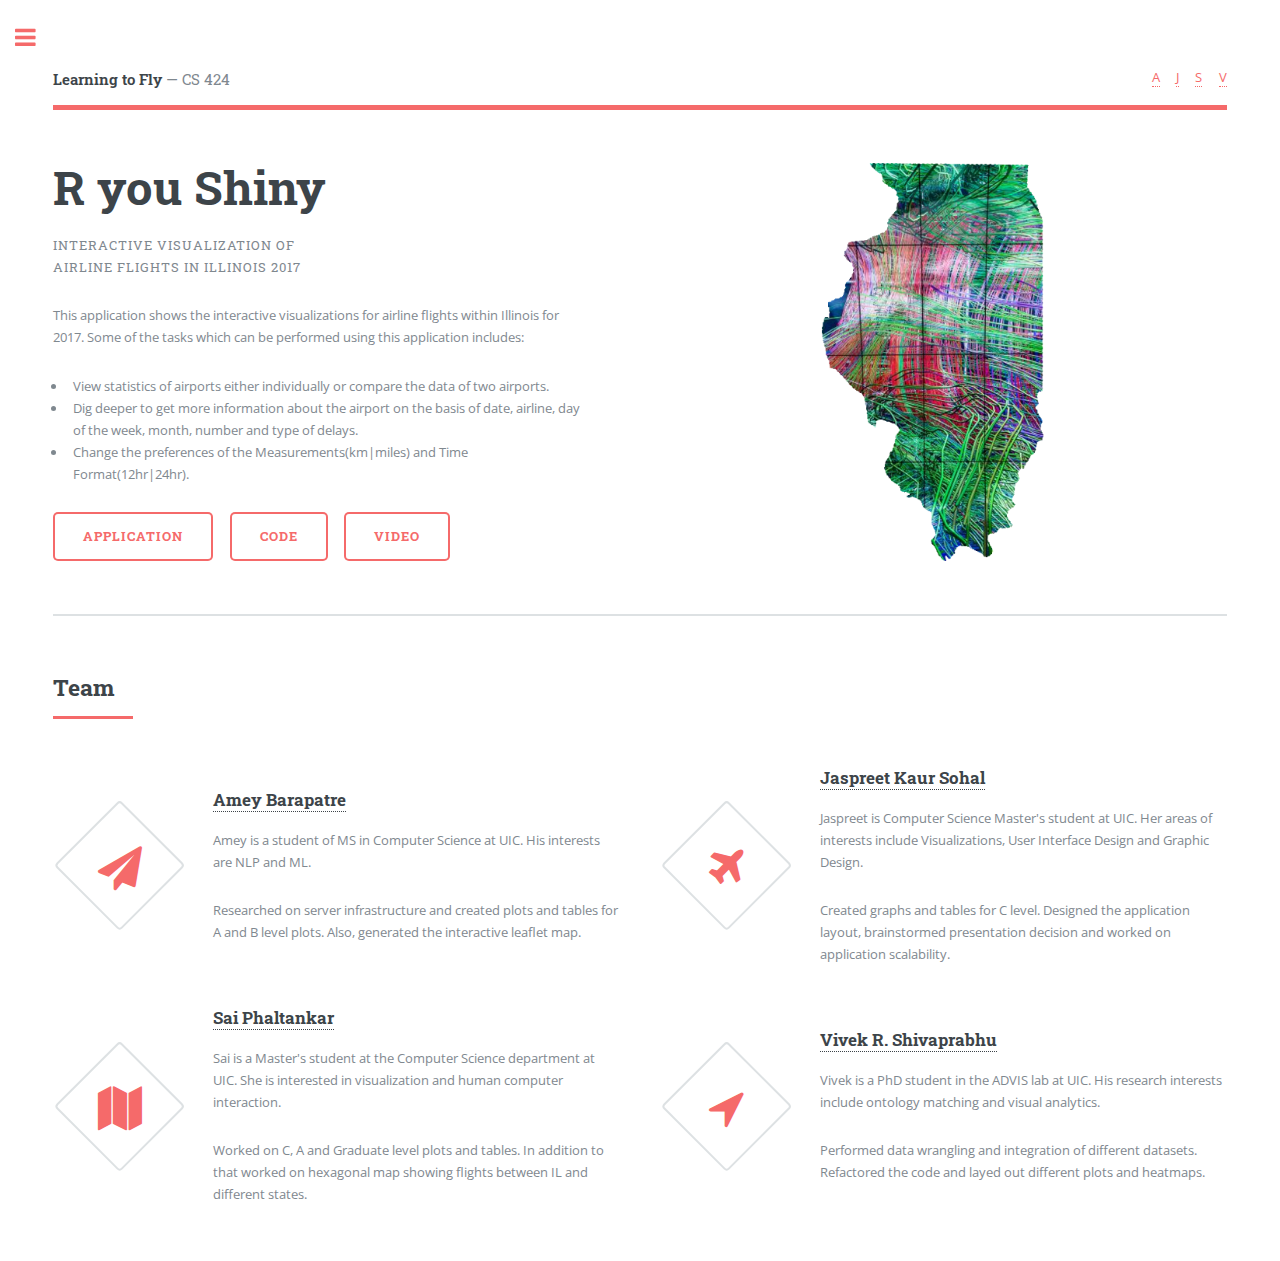
<file: index.html>
<!DOCTYPE HTML>
<!--
	Editorial by HTML5 UP
	html5up.net | @ajlkn
	Free for personal and commercial use under the CCA 3.0 license (html5up.net/license)
-->
<html>

<head>
	<title>Learning to Fly - by team 'R you Shiny'</title>
	<meta charset="utf-8" />
	<meta name="viewport" content="width=device-width, initial-scale=1, user-scalable=no" />
	<!--[if lte IE 8]><script src="assets/js/ie/html5shiv.js"></script><![endif]-->
	<link rel="stylesheet" href="assets/css/main.css" />
	<!--[if lte IE 9]><link rel="stylesheet" href="assets/css/ie9.css" /><![endif]-->
	<!--[if lte IE 8]><link rel="stylesheet" href="assets/css/ie8.css" /><![endif]-->
</head>

<body>

	<!-- Wrapper -->
	<div id="wrapper">

		<!-- Main -->
		<div id="main">
			<div class="inner">

				<!-- Header -->
				<header id="header">
					<a href="index.html" class="logo">
						<strong>Learning to Fly</strong> &mdash; CS 424</a>
					<ul class="icons">
						<li>
							<a href="https://ameybarapatre.github.io">
								<span class="label" title="Amey Barapatre">A</span>
							</a>
						</li>
						<li>
							<a href="http://jsohal2.people.uic.edu/CS424">
								<span class="label" title="Jaspreet Kaur Sohal">J</span>
							</a>
						</li>
						<li>
							<a href="http://sphalt2.people.uic.edu">
								<span class="label" title="Sai Phaltankar">S</span>
							</a>
						</li>
						<li>
							<a href="http://www.vivekrs.com/Projects/visual-analytics/cs424">
								<span class="label" title="Vivek R. Shivaprabhu">V</span>
							</a>
						</li>
					</ul>
				</header>

				<!-- Banner -->
				<section id="banner">
					<div class="content">
						<header>
							<h1>R you Shiny</h1>
							<p>Interactive visualization of
								<br/> airline flights in Illinois 2017</p>
						</header>
						<p>This application shows the interactive visualizations for airline flights within Illinois for 2017. Some of the tasks
							which can be performed using this application includes:
							<ul>
								<li>View statistics of airports either individually or compare the data of two airports. </li>
								<li>Dig deeper to get more information about the airport on the basis of date, airline, day of the week, month, number and type of delays.</li>
								<li>Change the preferences of the Measurements(km|miles) and Time Format(12hr|24hr).</li>
							</ul>

						</p>
						<ul class="actions">
							<li>
								<a href="https://sphalt.shinyapps.io/LearningToFly/" class="button big">Application</a>
							</li>

							<li>
								<a href="https://github.com/vrevan2/LearningToFly.git" class="button big">Code</a>
							</li>

							<li>
								<a href="https://youtu.be/sf7PZj8X2po" target="_blank" class="button big">Video</a>
							</li>

						</ul>
					</div>
					<span class="image object">
						<img src="images/pic01.png" alt="" />
					</span>
				</section>

				<!-- Section -->
				<section>
					<header class="major">
						<h2>Team</h2>
					</header>
					<div class="features">
						<article>
							<span class="icon fa-paper-plane"></span>
							<div class="content">
								<h3>
									<a href="https://ameybarapatre.github.io">Amey Barapatre</a>
								</h3>
								<p>Amey is a student of MS in Computer Science at UIC. His interests are NLP and ML. </p>
								<p>Researched on server infrastructure and created plots and tables for A and B level plots. Also, generated the interactive leaflet map.</p>
							</div>
						</article>
						<article>
							<span class="icon fa-plane"></span>
							<div class="content">
								<h3>
									<a href="http://jsohal2.people.uic.edu/CS424">Jaspreet Kaur Sohal</a>
								</h3>
								<p>Jaspreet is Computer Science Master's student at UIC. Her areas of interests include Visualizations, User Interface
									Design and Graphic Design.</p>
								<p>Created graphs and tables for C level. Designed the application layout, brainstormed presentation decision and worked on
								application scalability.</p>
							</div>
						</article>
						<article>
							<span class="icon fa-map"></span>
							<div class="content">
								<h3>
									<a href="http://sphalt2.people.uic.edu">Sai Phaltankar</a>
								</h3>
								<p>Sai is a Master's student at the Computer Science department at UIC. She is interested in visualization and human
									computer interaction.</p>
								<p>Worked on C, A and Graduate level plots and tables. In addition to that worked on hexagonal map showing flights between
								IL and different states.</p>
							</div>
						</article>
						<article>
							<span class="icon fa-location-arrow"></span>
							<div class="content">
								<h3>
									<a href="http://www.vivekrs.com/Projects/visual-analytics/cs424">Vivek R. Shivaprabhu</a>
								</h3>
								<p>Vivek is a PhD student in the ADVIS lab at UIC. His research interests include ontology matching and visual analytics.</p>
								<p>Performed data wrangling and integration of different datasets. Refactored the code and layed out different plots and heatmaps.</p>
							</div>
						</article>
					</div>
				</section>

			</div>
		</div>

		<!-- Sidebar -->
		<div id="sidebar">
			<div class="inner">
				<!-- Menu -->
				<nav id="menu">
					<header class="major">
						<h2>Menu</h2>
					</header>
					<ul>
						<li>
							<a href="index.html">Home</a>
						</li>
						<li>
							<a href="data.html">Data and Installation</a>
						</li>
						<li>
							<a href="howToUse.html">How to Use Application</a>
						</li>
						<li>
							<a href="insights.html">Insights</a>
						</li>
						<li>
							<a href="weekly-reports.html">Weekly Status Updates</a>
						</li>

					</ul>
				</nav>

				<!--
				<section>
					<header class="major">
						<h2>Get in touch</h2>
					</header>
					<ul class="contact">
						<li class="fa-envelope-o">
							Amey Barapatre:
							<a href="mailto:abarap2@uic.edu">abarap2@uic.edu</a>
						</li>
						<li class="fa-envelope-o">
							Jaspreet Kaur Sohal:
							<a href="mailto:jsohal2@uic.edu">jsohal2@uic.edu</a>
						</li>
						<li class="fa-envelope-o">
							Sai Phaltankar:
							<a href="mailto:sphalt2@uic.edu">sphalt2@uic.edu</a>
						</li>
						<li class="fa-envelope-o">
							Vivek Shivaprabhu:
							<a href="mailto:vrevan2@uic.edu">vrevan2@uic.edu</a>
						</li>
					</ul>
				</section>
				<footer id="footer">
					<p class="copyright">&copy; Untitled. All rights reserved. Demo Images: <a href="https://unsplash.com">Unsplash</a>. Design: <a href="https://html5up.net">HTML5 UP</a>.</p>
				</footer>
			-->
			</div>
		</div>

	</div>

	<!-- Scripts -->
	<script src="assets/js/jquery.min.js"></script>
	<script src="assets/js/skel.min.js"></script>
	<script src="assets/js/util.js"></script>
	<!--[if lte IE 8]><script src="assets/js/ie/respond.min.js"></script><![endif]-->
	<script src="assets/js/main.js"></script>
</body>

</html>
</file>
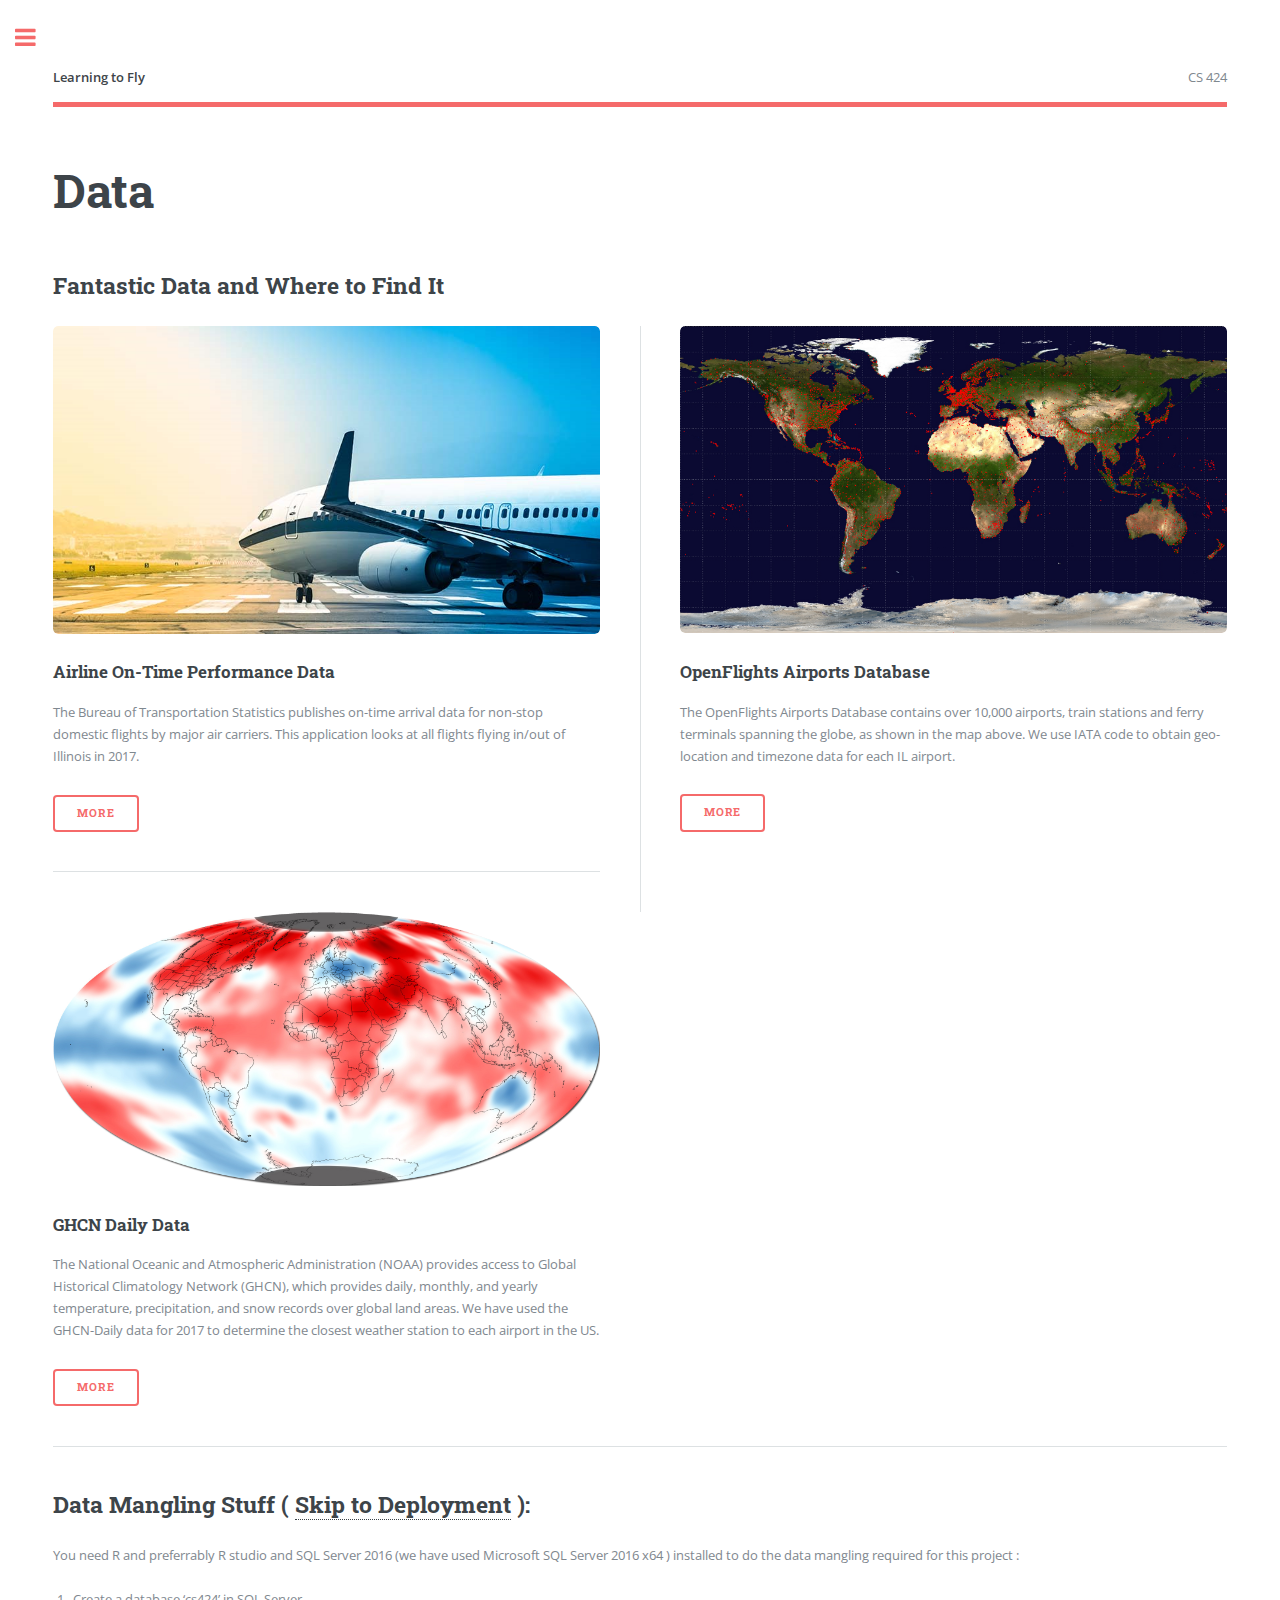
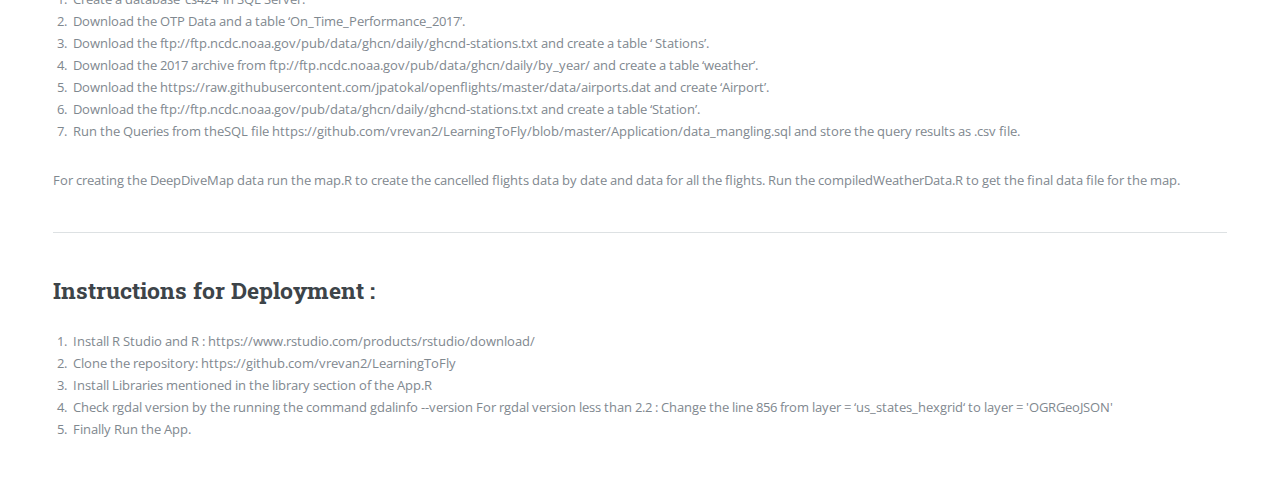
<file: data.html>
<!DOCTYPE HTML>
<!--
	Editorial by HTML5 UP
	html5up.net | @ajlkn
	Free for personal and commercial use under the CCA 3.0 license (html5up.net/license)
-->
<html>

<head>
	<title>Data and Installation</title>
	<meta charset="utf-8" />
	<meta name="viewport" content="width=device-width, initial-scale=1, user-scalable=no" />
	<!--[if lte IE 8]><script src="assets/js/ie/html5shiv.js"></script><![endif]-->
	<link rel="stylesheet" href="assets/css/main.css" />
	<!--[if lte IE 9]><link rel="stylesheet" href="assets/css/ie9.css" /><![endif]-->
	<!--[if lte IE 8]><link rel="stylesheet" href="assets/css/ie8.css" /><![endif]-->
</head>

<body>

	<!-- Wrapper -->
	<div id="wrapper">

		<!-- Main -->
		<div id="main">
			<div class="inner">

				<!-- Header -->
				<header id="header">
					<strong>Learning to Fly</strong> CS 424</a>
				</header>

				<!-- Content -->
				<section>
					<header class="main">
						<h1>Data</h1>
					</header>

          <h2>Fantastic Data and Where to Find It </h2>
          <div class="posts">
            <!-- Use 16:9 images -->
            <article>
              <a href="https://www.transtats.bts.gov/DL_SelectFields.asp?Table_ID=236&DB_Short_Name=On-Time" class="image">
                <img src="images/on-time-data.png" alt="" />
              </a>
              <h3>Airline On-Time Performance Data</h3>
              <p>The Bureau of Transportation Statistics publishes on-time arrival data for non-stop domestic flights by major air
                carriers. This application looks at all flights flying in/out of Illinois in 2017.</p>
              <ul class="actions">
                <li>
                  <a href="https://www.transtats.bts.gov/DL_SelectFields.asp?Table_ID=236&DB_Short_Name=On-Time" class="button">More</a>
                </li>
              </ul>
            </article>
            <article>
              <a href="https://openflights.org/data.html" class="image">
                <img src="images/airport-data.png" alt="" />
              </a>
              <h3>OpenFlights Airports Database</h3>
              <p>The OpenFlights Airports Database contains over 10,000 airports, train stations and ferry terminals spanning the globe,
                as shown in the map above. We use IATA code to obtain geo-location and timezone data for each IL airport.</p>
              <ul class="actions">
                <li>
                  <a href="https://openflights.org/data.html" class="button">More</a>
                </li>
              </ul>
            </article>
            <article>
              <a href="https://www.ncdc.noaa.gov/data-access/quick-links#ghcn" class="image">
                <img src="images/ghcn.png" alt="" />
              </a>
              <h3>GHCN Daily Data</h3>
              <p>The National Oceanic and Atmospheric Administration (NOAA) provides access to Global Historical Climatology Network
                (GHCN), which provides daily, monthly, and yearly temperature, precipitation, and snow records over global land areas.
                We have used the GHCN-Daily data for 2017 to determine the closest weather station to each airport in the US.
              </p>
              <ul class="actions">
                <li>
                  <a href="https://www.ncdc.noaa.gov/data-access/quick-links#ghcn" class="button">More</a>
                </li>
              </ul>
            </article>
          </div>

          <hr class="major" />

          <h2>Data Mangling Stuff ( <a href= "#Steps">Skip to Deployment</a> ):</h2>
          You need R and preferrably R studio and SQL Server 2016 (we have used Microsoft SQL Server 2016 x64 ) installed to do the data mangling required for this project :
          </br>
          </br>

<ol> 
  <li>Create a database ‘cs424’ in SQL Server.</li>
 <li>Download the OTP Data  and a table ‘On_Time_Performance_2017’. </li>
<li>Download the ftp://ftp.ncdc.noaa.gov/pub/data/ghcn/daily/ghcnd-stations.txt and create a table ‘ Stations’.</li>
<li>Download  the  2017 archive from  ftp://ftp.ncdc.noaa.gov/pub/data/ghcn/daily/by_year/ and create a table ‘weather’.</li>
<li>Download the  https://raw.githubusercontent.com/jpatokal/openflights/master/data/airports.dat and create  ‘Airport’.</li>
<li>Download the ftp://ftp.ncdc.noaa.gov/pub/data/ghcn/daily/ghcnd-stations.txt and create a table ‘Station’.</li>
<li>Run the Queries from theSQL file https://github.com/vrevan2/LearningToFly/blob/master/Application/data_mangling.sql
and store the query results as .csv file.</li>
</ol>
For creating the DeepDiveMap data run the map.R to create the cancelled flights data by date and data for all the flights. Run the compiledWeatherData.R  to get the final data file for the map.


          <hr class="major" />

          <h2 id = "Steps">Instructions for Deployment :</h2>
          <ol> 
          <li>Install R Studio and R :
          https://www.rstudio.com/products/rstudio/download/ </li>

          <li>Clone the repository: 
          https://github.com/vrevan2/LearningToFly</li>

          <li>Install Libraries mentioned in the library section of the App.R</li>

          <li>Check rgdal version by the running the command  gdalinfo --version
          For rgdal version less than 2.2 : Change the line 856 from  layer =  ‘us_states_hexgrid‘  to layer = 'OGRGeoJSON' 
        </li>
          <li>Finally Run the App.</li>
          <ol> 

				</section>

			</div>
		</div>

		<!-- Sidebar -->
		<div id="sidebar">
			<div class="inner">
				<!-- Menu -->
				<nav id="menu">
					<header class="major">
						<h2>Menu</h2>
					</header>
					<ul>
						<li>
							<a href="index.html">Home</a>
						</li>
            <li>
              <a href="data.html">Data and Installation</a>
            </li>
            <li>
              <a href="howToUse.html">How to Use Application</a>
            </li>
            <li>
              <a href="insights.html">Insights</a>
            </li>
						<li>
							<a href="weekly-reports.html">Weekly Status Updates</a>
						</li>

					</ul>
				</nav>
			</div>
		</div>

	</div>

	<!-- Scripts -->
	<script src="assets/js/jquery.min.js"></script>
	<script src="assets/js/skel.min.js"></script>
	<script src="assets/js/util.js"></script>
	<!--[if lte IE 8]><script src="assets/js/ie/respond.min.js"></script><![endif]-->
	<script src="assets/js/main.js"></script>

</body>

</html>
</file>
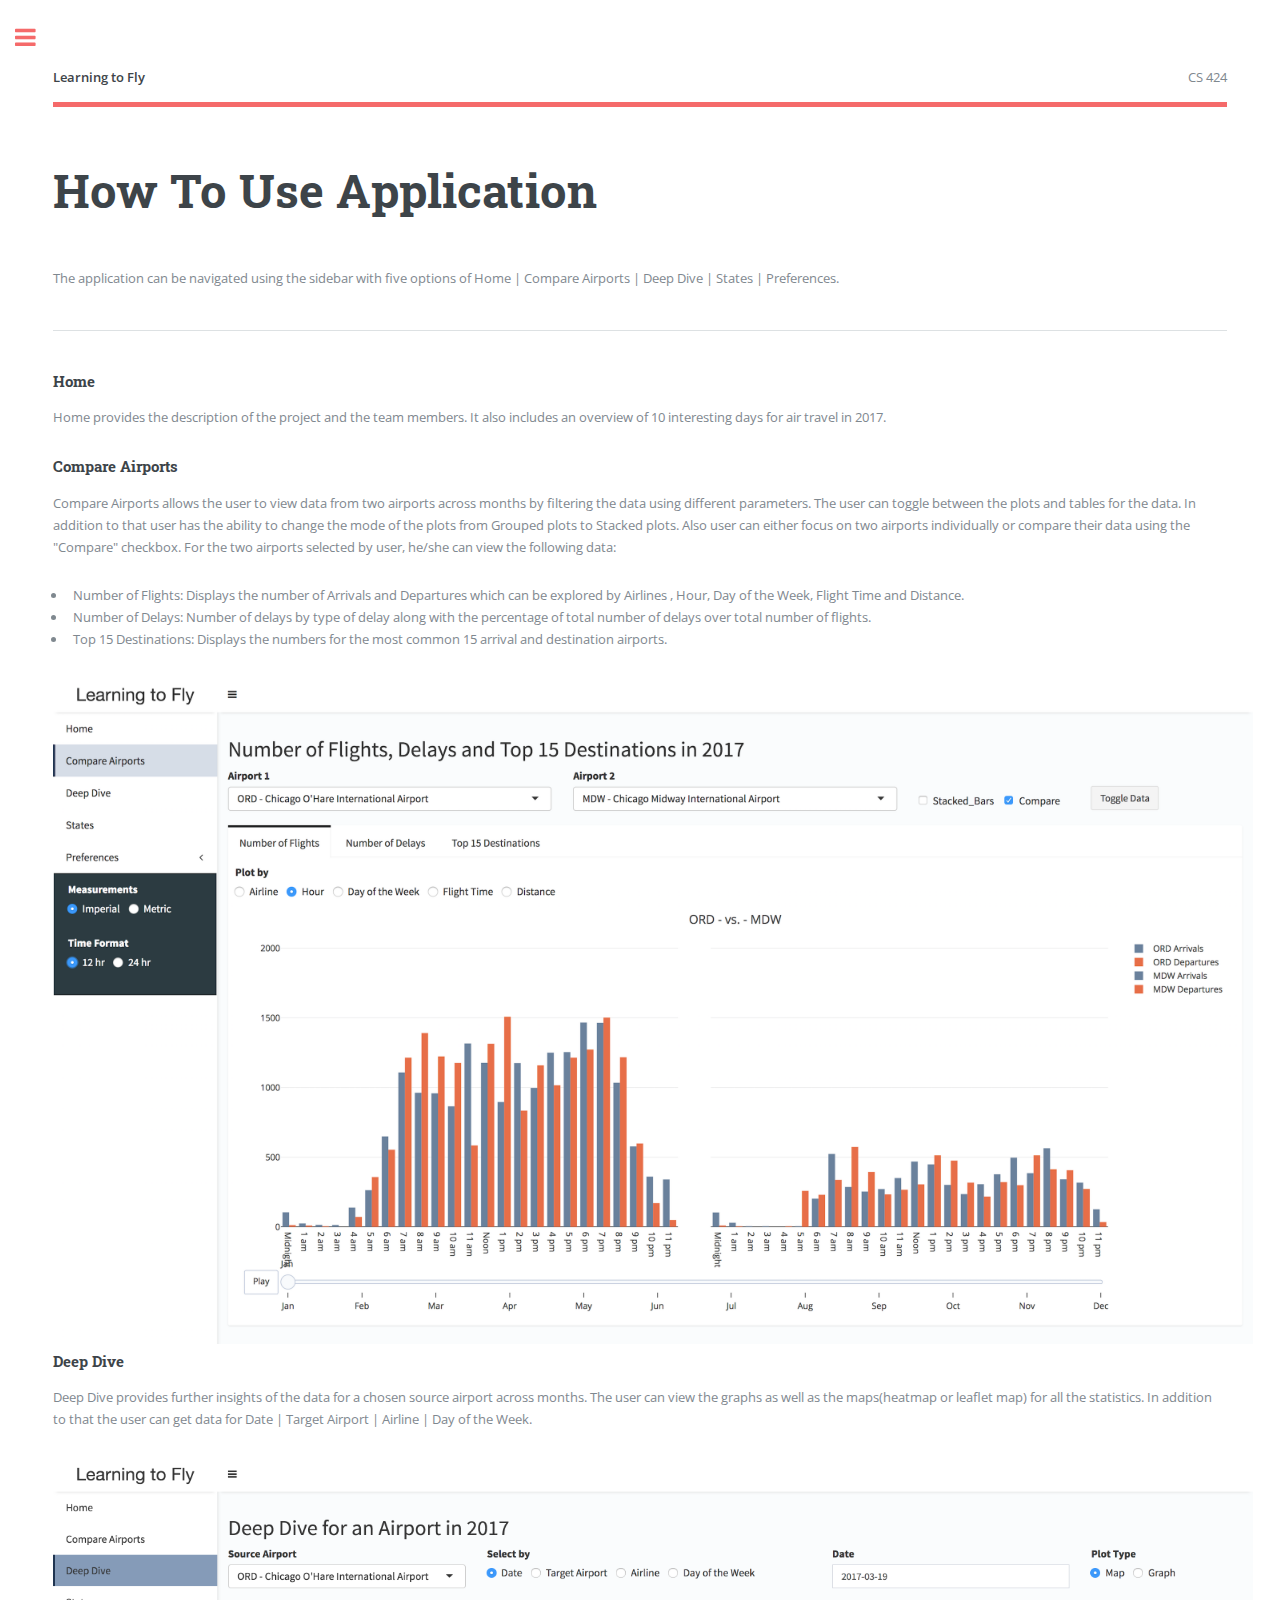
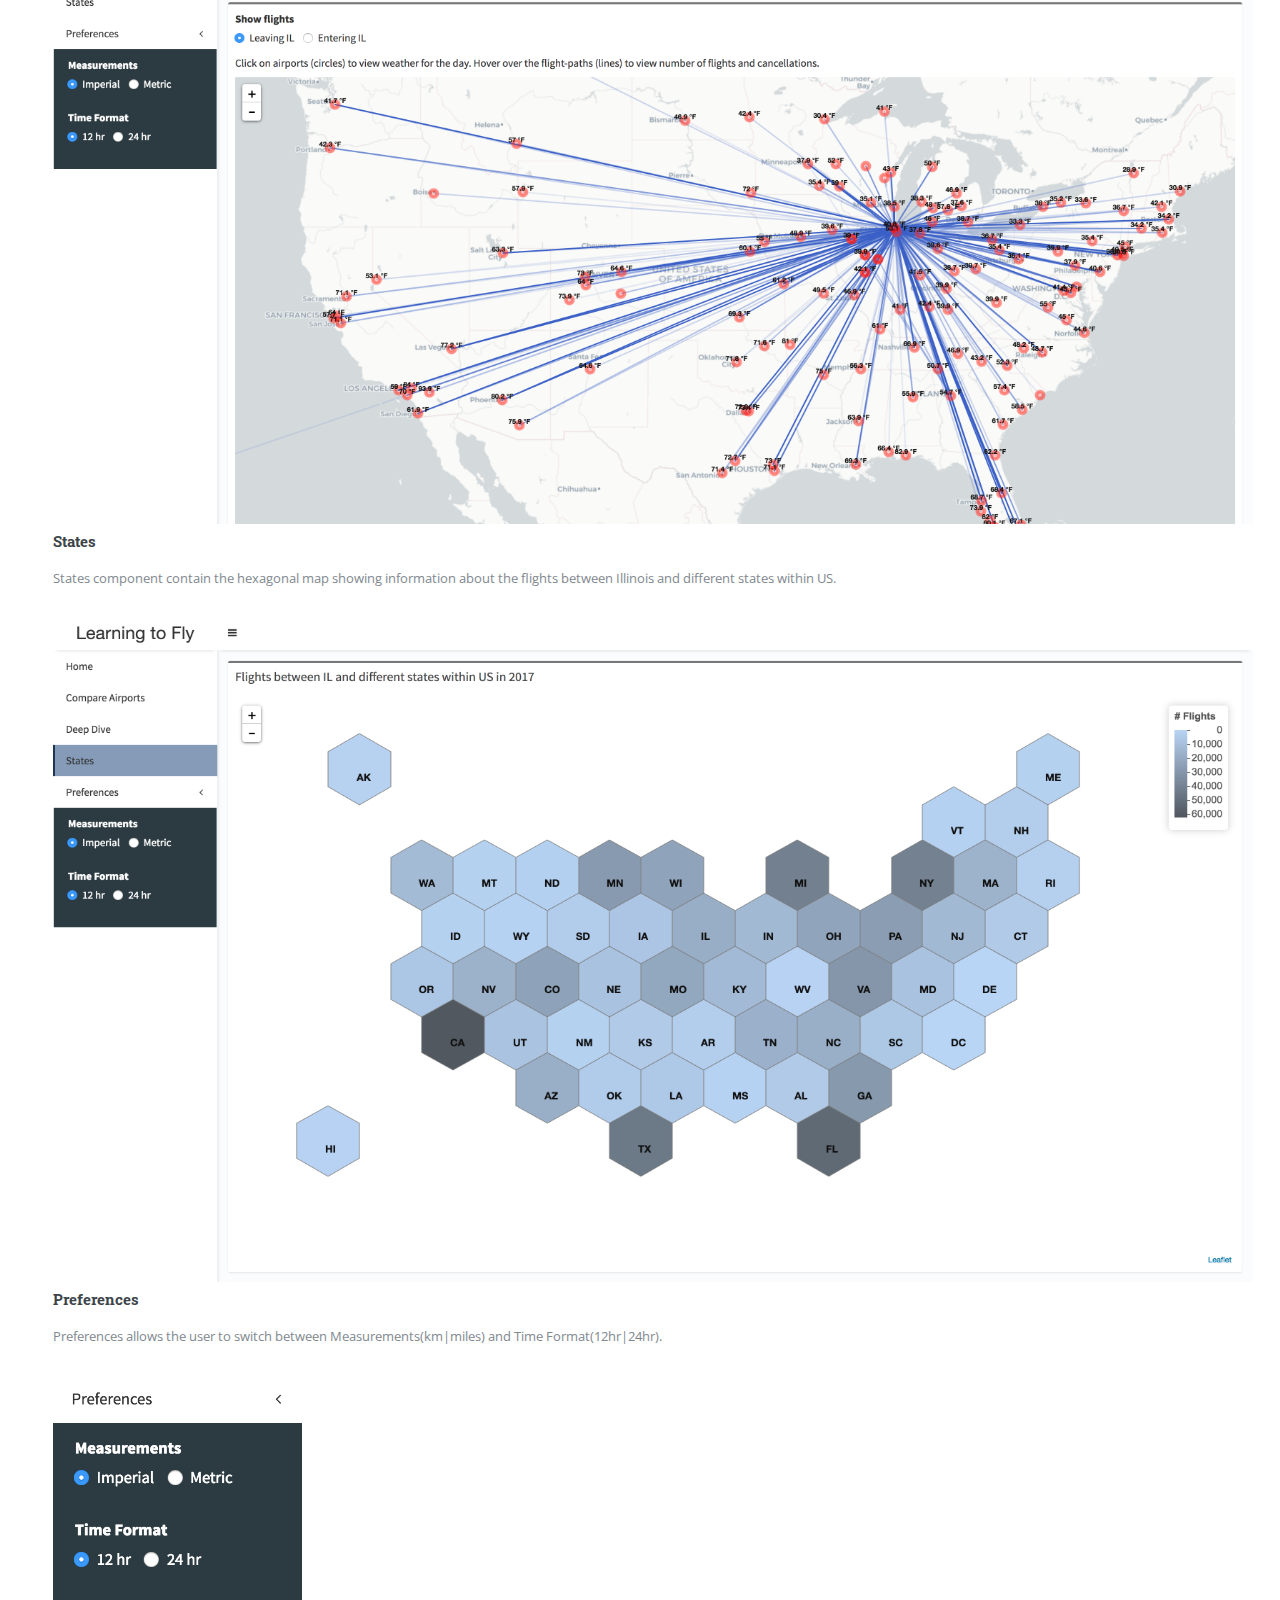
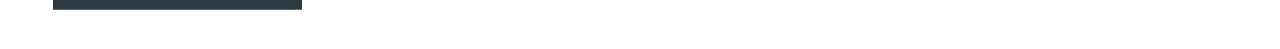
<file: howToUse.html>
<!DOCTYPE HTML>
<!--
	Editorial by HTML5 UP
	html5up.net | @ajlkn
	Free for personal and commercial use under the CCA 3.0 license (html5up.net/license)
-->
<html>

<head>
	<title>How To Use Application</title>
	<meta charset="utf-8" />
	<meta name="viewport" content="width=device-width, initial-scale=1, user-scalable=no" />
	<!--[if lte IE 8]><script src="assets/js/ie/html5shiv.js"></script><![endif]-->
	<link rel="stylesheet" href="assets/css/main.css" />
	<!--[if lte IE 9]><link rel="stylesheet" href="assets/css/ie9.css" /><![endif]-->
	<!--[if lte IE 8]><link rel="stylesheet" href="assets/css/ie8.css" /><![endif]-->
</head>

<body>

	<!-- Wrapper -->
	<div id="wrapper">

		<!-- Main -->
		<div id="main">
			<div class="inner">

				<!-- Header -->
				<header id="header">
					<strong>Learning to Fly</strong> CS 424</a>
				</header>

				<!-- Content -->
				<section>
					<header class="main">
						<h1>How To Use Application</h1>
					</header>

          <p>The application can be navigated using the sidebar with five options of Home | Compare Airports | Deep Dive | States | Preferences.</p>

					<hr class="major" />

          <h4>Home</h4>
          <p>Home provides the description of the project and the team members. It also includes an overview of 10 interesting days for air travel
          in 2017.</p>

          <h4>Compare Airports</h4>
          <p>Compare Airports allows the user to view data from two airports across months by filtering the data using different parameters.
            The user can toggle between the plots and tables for the data. In addition to that user has the ability to change the mode of the plots from
            Grouped plots to Stacked plots. Also user can either focus on two airports individually or compare their data using the "Compare" checkbox.
            For the two airports selected by user, he/she can view the following data: </p>
            <ul>
              <li>Number of Flights: Displays the number of Arrivals and Departures which can be explored by Airlines , Hour, Day of the Week,
              Flight Time and Distance.</li>
              <li>Number of Delays: Number of delays by type of delay along with the percentage of total number of delays over total number of flights.</li>
              <li>Top 15 Destinations: Displays the numbers for the most common 15 arrival and destination airports.</li>
            </ul>
           </p>

           <figure>
             <img src="images/compare-airports.png" alt="" width="1200" height="666">
             <!-- <figcaption>Compare Airports</figcaption> -->
           </figure>

          <h4>Deep Dive</h4>
          <p>Deep Dive provides further insights of the data for a chosen source airport across months. The user can view the graphs as well as the maps(heatmap or leaflet map)
            for all the statistics. In addition to that the user can get data for Date | Target Airport | Airline | Day of the Week.</p>

          <figure>
            <img src="images/deep-dive.png" alt="" width="1200" height="666">
              <!-- <figcaption>Compare Airports</figcaption> -->
          </figure>

          <h4>States</h4>
          <p>States component contain the hexagonal map showing information about the flights between Illinois and different states within US.</p>

          <figure>
            <img src="images/states.png" alt="" width="1200" height="666">
            <!-- <figcaption>Compare Airports</figcaption> -->
          </figure>

          <h4>Preferences</h4>
          <p>Preferences allows the user to switch between Measurements(km|miles) and Time Format(12hr|24hr).</p>

          <figure>
            <img src="images/preferences.png" alt="" width="250" height="239">
            <!-- <figcaption>Compare Airports</figcaption> -->
          </figure>

				</section>

			</div>
		</div>

		<!-- Sidebar -->
		<div id="sidebar">
			<div class="inner">
				<!-- Menu -->
				<nav id="menu">
					<header class="major">
						<h2>Menu</h2>
					</header>
					<ul>
						<li>
							<a href="index.html">Home</a>
						</li>
            <li>
              <a href="data.html">Data and Installation</a>
            </li>
            <li>
              <a href="howToUse.html">How to Use Application</a>
            </li>
            <li>
              <a href="insights.html">Insights</a>
            </li>
						<li>
							<a href="weekly-reports.html">Weekly Status Updates</a>
						</li>

					</ul>
				</nav>
			</div>
		</div>

	</div>

	<!-- Scripts -->
	<script src="assets/js/jquery.min.js"></script>
	<script src="assets/js/skel.min.js"></script>
	<script src="assets/js/util.js"></script>
	<!--[if lte IE 8]><script src="assets/js/ie/respond.min.js"></script><![endif]-->
	<script src="assets/js/main.js"></script>

</body>

</html>
</file>
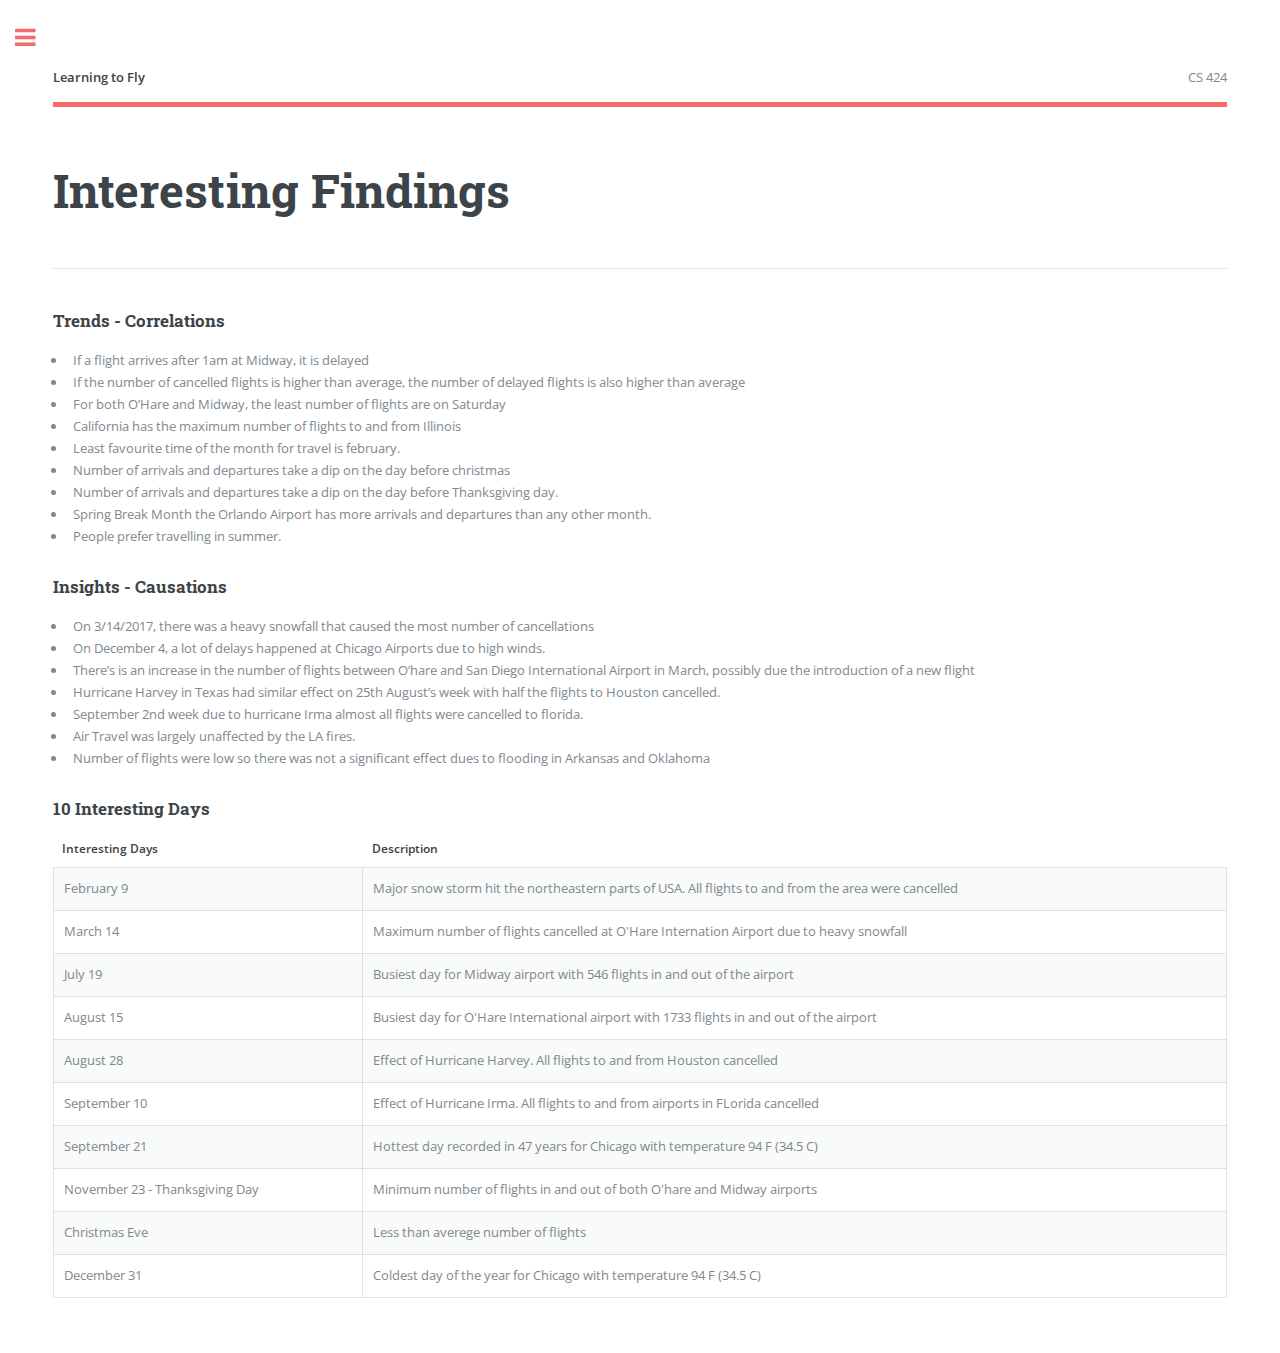
<file: insights.html>
<!DOCTYPE HTML>
<!--
	Editorial by HTML5 UP
	html5up.net | @ajlkn
	Free for personal and commercial use under the CCA 3.0 license (html5up.net/license)
-->
<html>

<head>
	<title>Insights</title>
	<meta charset="utf-8" />
	<meta name="viewport" content="width=device-width, initial-scale=1, user-scalable=no" />
	<!--[if lte IE 8]><script src="assets/js/ie/html5shiv.js"></script><![endif]-->
	<link rel="stylesheet" href="assets/css/main.css" />
	<!--[if lte IE 9]><link rel="stylesheet" href="assets/css/ie9.css" /><![endif]-->
	<!--[if lte IE 8]><link rel="stylesheet" href="assets/css/ie8.css" /><![endif]-->
</head>

<body>

	<!-- Wrapper -->
	<div id="wrapper">

		<!-- Main -->
		<div id="main">
			<div class="inner">

				<!-- Header -->
				<header id="header">
					<strong>Learning to Fly</strong> CS 424</a>
				</header>

				<!-- Content -->
				<section>
					<header class="main">
						<h1>Interesting Findings</h1>
					</header>
					<hr class="major" />

					<h3>Trends - Correlations</h3>
					<ul>
						<li>If a flight arrives after 1am at Midway, it is delayed</li>
						<li>If the number of cancelled flights is higher than average, the number of delayed flights is also higher than average</li>
						<li>For both O’Hare and Midway, the least number of flights are on Saturday</li>
						<li>California has the maximum number of flights to and from Illinois</li>
						<li>Least favourite time of the month for travel is february.</li>
						<li>Number of arrivals and departures take a dip on the day before christmas</li>
						<li>Number of arrivals and departures take a dip on the day before Thanksgiving day.</li>
						<li>Spring Break Month the Orlando Airport has more arrivals and departures than any other month.</li>
						<li>People prefer travelling in summer.</li>
					</ul>

					<h3>Insights - Causations</h3>
					<ul>
						<li>On 3/14/2017, there was a heavy snowfall that caused the most number of cancellations</li>
						<li>On December 4, a lot of delays happened at Chicago Airports due to high winds.</li>
						<li>There’s is an increase in the number of flights between O’hare and San Diego International Airport in March, possibly due the introduction of a new flight</li>
						<li>Hurricane Harvey in Texas had similar effect on 25th  August’s week with  half the flights to Houston cancelled.</li>
						<li>September 2nd week due to hurricane Irma almost all flights were cancelled to florida.</li>
						<li>Air Travel was largely unaffected by the LA fires.</li>
						<li>Number of flights were low so there was not a significant effect dues to flooding in Arkansas and Oklahoma</li>	
					</ul>
					<div class="table-wrapper">
						<h3>10 Interesting Days</h3>
						<table class="alt">
							<thead>
								<tr>
									<th>Interesting Days</th>
									<th>Description</th>
								</tr>
							</thead>
							<tbody>
										<tr>
											<td>February 9</td>
											<td>Major snow storm hit the northeastern parts of USA. All flights to and from the area were cancelled</td>
										</tr>
										<tr>
											<td>March 14</td>
											<td>Maximum number of flights cancelled at O'Hare Internation Airport due to heavy snowfall</td>
										</tr>
										<tr>
											<td>July 19</td>
											<td>Busiest day for Midway airport with 546 flights in and out of the airport</td>
										</tr>
										<tr>
												<td>August 15</td>
												<td>Busiest day for O'Hare International airport with 1733 flights in and out of the airport</td>
											</tr>
											<tr>
													<td>August 28</td>
													<td>Effect of Hurricane Harvey. All flights to and from Houston cancelled</td>
												</tr>
								
								<tr>
									<td>September 10</td>
									<td>Effect of Hurricane Irma. All flights to and from airports in FLorida cancelled</td>
								</tr>
								
								
								
								<tr>
									<td>September 21</td>
									<td>Hottest day recorded in 47 years for Chicago with temperature 94 F (34.5 C) </td>
								</tr>
								<tr>
										<td>November 23 - Thanksgiving Day</td>
										<td>Minimum number of flights in and out of both O'hare and Midway airports</td>
									</tr>
								<tr>
									<td>Christmas Eve</td>
									<td>Less than averege number of flights</td>
								</tr>
								<tr>
									<td>December 31</td>
									<td>Coldest day of the year for Chicago with temperature 94 F (34.5 C)</td>
								</tr>
							</tbody>
						</table>
					</div>


				</section>

			</div>
		</div>

		<!-- Sidebar -->
		<div id="sidebar">
			<div class="inner">
				<!-- Menu -->
				<nav id="menu">
					<header class="major">
						<h2>Menu</h2>
					</header>
					<ul>
						<li>
							<a href="index.html">Home</a>
						</li>
						<li>
							<a href="data.html">Data and Installation</a>
						</li>
            <li>
              <a href="howToUse.html">How to Use Application</a>
            </li>
            <li>
              <a href="insights.html">Insights</a>
            </li>
						<li>
							<a href="weekly-reports.html">Weekly Status Updates</a>
						</li>

					</ul>
				</nav>
			</div>
		</div>

	</div>

	<!-- Scripts -->
	<script src="assets/js/jquery.min.js"></script>
	<script src="assets/js/skel.min.js"></script>
	<script src="assets/js/util.js"></script>
	<!--[if lte IE 8]><script src="assets/js/ie/respond.min.js"></script><![endif]-->
	<script src="assets/js/main.js"></script>

</body>

</html>
</file>
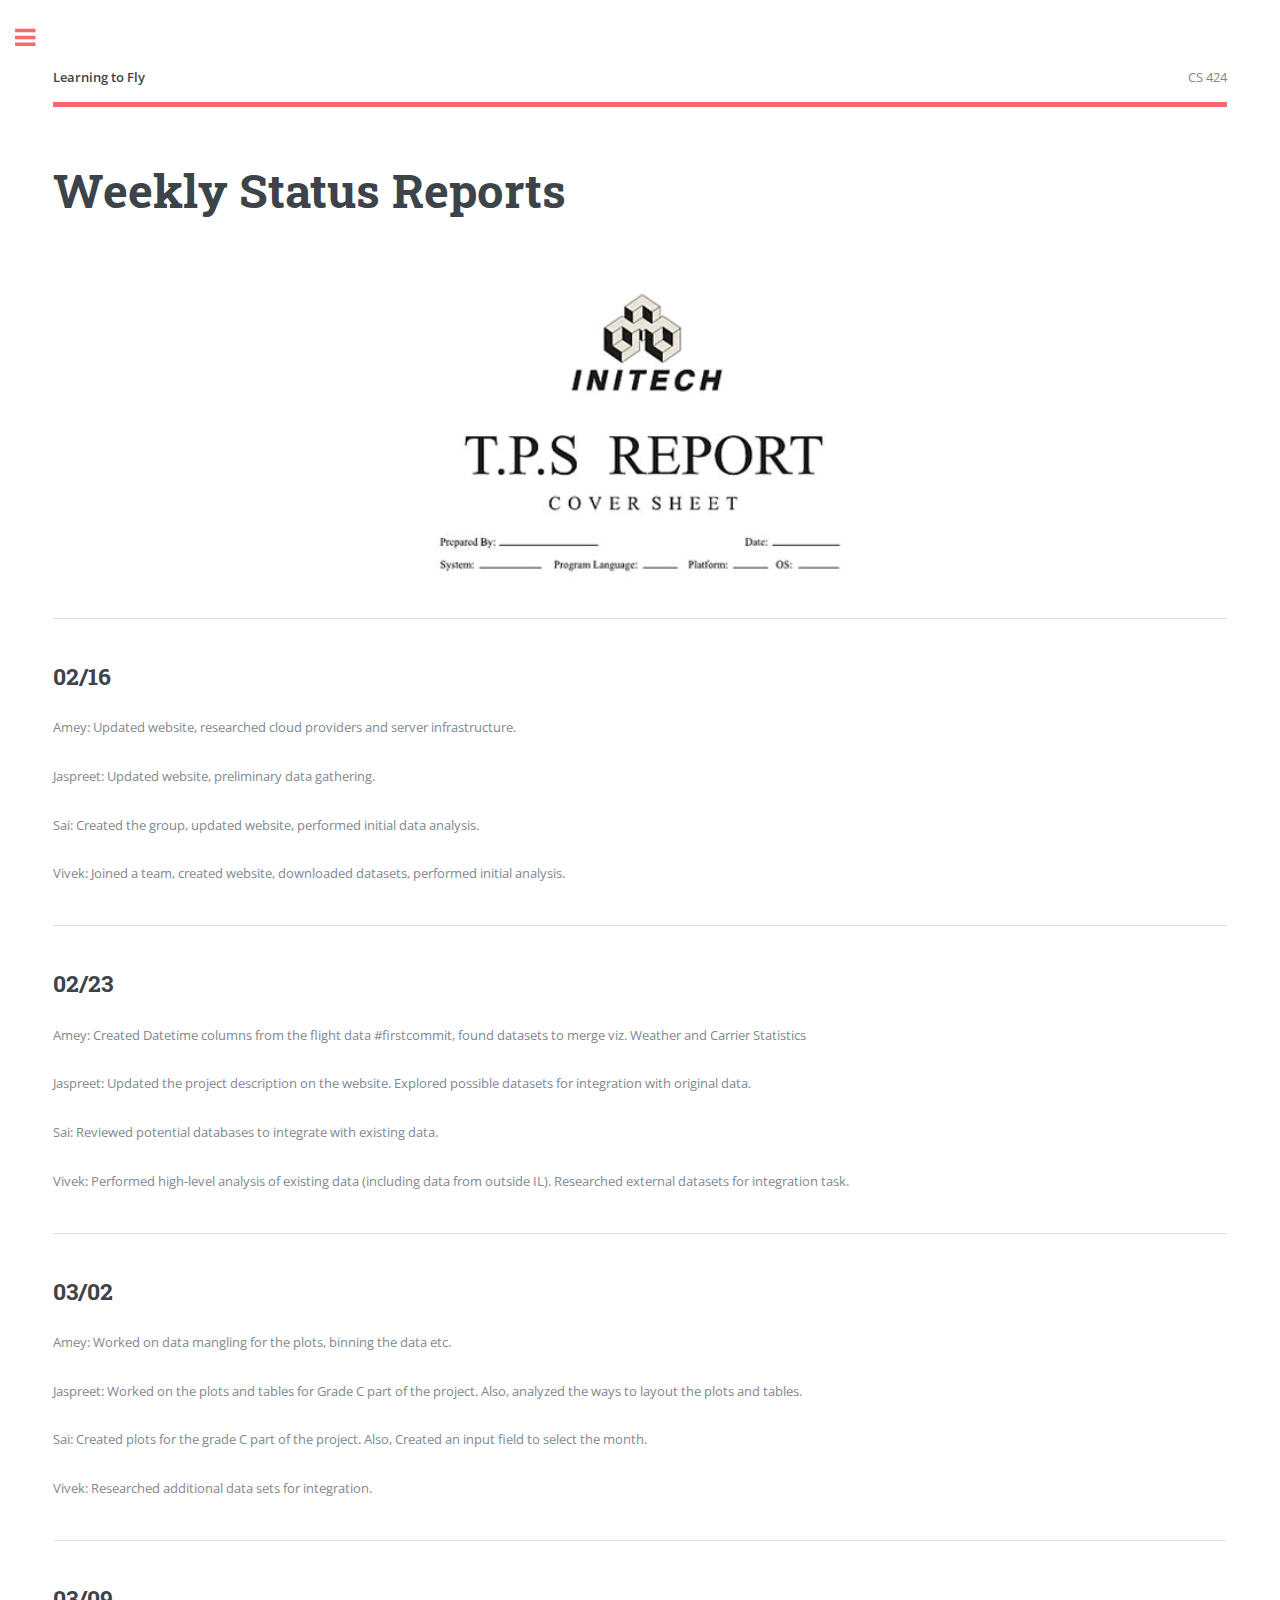
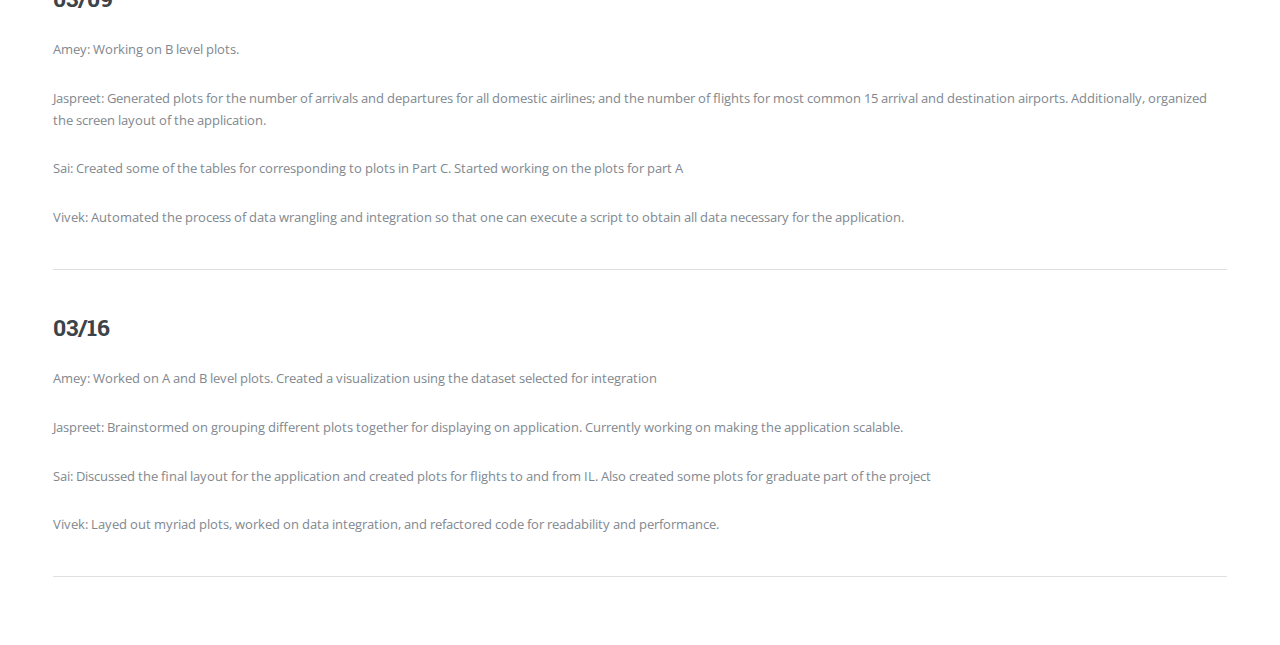
<file: weekly-reports.html>
<!DOCTYPE HTML>
<!--
	Editorial by HTML5 UP
	html5up.net | @ajlkn
	Free for personal and commercial use under the CCA 3.0 license (html5up.net/license)
-->
<html>

<head>
	<title>Weekly Status Reports</title>
	<meta charset="utf-8" />
	<meta name="viewport" content="width=device-width, initial-scale=1, user-scalable=no" />
	<!--[if lte IE 8]><script src="assets/js/ie/html5shiv.js"></script><![endif]-->
	<link rel="stylesheet" href="assets/css/main.css" />
	<!--[if lte IE 9]><link rel="stylesheet" href="assets/css/ie9.css" /><![endif]-->
	<!--[if lte IE 8]><link rel="stylesheet" href="assets/css/ie8.css" /><![endif]-->
</head>

<body>

	<!-- Wrapper -->
	<div id="wrapper">

		<!-- Main -->
		<div id="main">
			<div class="inner">

				<!-- Header -->
				<header id="header">
					<strong>Learning to Fly</strong> CS 424</a>
				</header>

				<!-- Content -->
				<section>
					<header class="main">
						<h1>Weekly Status Reports</h1>
					</header>
					<span class="image main">
						<img src="images/tps-report.png" alt="" />
					</span>
					<hr class="major" />

					<h2>02/16</h2>
					<p>Amey: Updated website, researched cloud providers and server infrastructure.</p>
					<p>Jaspreet: Updated website, preliminary data gathering.</p>
					<p>Sai: Created the group, updated website, performed initial data analysis.</p>
					<p>Vivek: Joined a team, created website, downloaded datasets, performed initial analysis.</p>
					<hr class="major" />

					<h2>02/23</h2>
					<p>Amey: Created Datetime columns from the flight data #firstcommit, found datasets to merge viz. Weather and Carrier Statistics</p>
					<p>Jaspreet: Updated the project description on the website. Explored possible datasets for integration with original data.</p>
					<p>Sai: Reviewed potential databases to integrate with existing data.</p>
					<p>Vivek: Performed high-level analysis of existing data (including data from outside IL). Researched external datasets
						for integration task.</p>
					<hr class="major" />

					<h2>03/02</h2>
					<p>Amey: Worked on data mangling for the plots, binning the data etc. </p>
					<p>Jaspreet: Worked on the plots and tables for Grade C part of the project. Also, analyzed the ways to layout the plots
						and tables.</p>
					<p>Sai: Created plots for the grade C part of the project. Also, Created an input field to select the month.</p>
					<p>Vivek: Researched additional data sets for integration.</p>
					<hr class="major" />

					<h2>03/09</h2>
					<p>Amey: Working on B level plots.</p>
					<p>Jaspreet: Generated plots for the number of arrivals and departures for all domestic airlines; and the number of flights
						for most common 15 arrival and destination airports. Additionally, organized the screen layout of the application.</p>
					<p>Sai: Created some of the tables for corresponding to plots in Part C. Started working on the plots for part A</p>
					<p>Vivek: Automated the process of data wrangling and integration so that one can execute a script to obtain all data
						necessary for the application.</p>
					<hr class="major" />

					<h2>03/16</h2>
					<p>Amey:  Worked on A and B level plots. Created a visualization using the dataset selected for integration</p>
					<p>Jaspreet: Brainstormed on grouping different plots together for displaying on application. Currently working on making the application scalable.</p>
					<p>Sai: Discussed the final layout for the application and created plots for flights to and from IL. Also created some plots for graduate part of the project</p>
					<p>Vivek: Layed out myriad plots, worked on data integration, and refactored code for readability and performance.</p>
					<hr class="major" />

				</section>

			</div>
		</div>

		<!-- Sidebar -->
		<div id="sidebar">
			<div class="inner">
				<!-- Menu -->
				<nav id="menu">
					<header class="major">
						<h2>Menu</h2>
					</header>
					<ul>
						<li>
							<a href="index.html">Home</a>
						</li>
						<li>
							<a href="data.html">Data and Installation</a>
						</li>
						<li>
							<a href="howToUse.html">How to Use Application</a>
						</li>
						<li>
							<a href="insights.html">Insights</a>
						</li>
						<li>
							<a href="weekly-reports.html">Weekly Status Updates</a>
						</li>

					</ul>
				</nav>
			</div>
		</div>

	</div>

	<!-- Scripts -->
	<script src="assets/js/jquery.min.js"></script>
	<script src="assets/js/skel.min.js"></script>
	<script src="assets/js/util.js"></script>
	<!--[if lte IE 8]><script src="assets/js/ie/respond.min.js"></script><![endif]-->
	<script src="assets/js/main.js"></script>

</body>

</html>
</file>
<file: assets/css/ie9.css>
/*
	Editorial by HTML5 UP
	html5up.net | @ajlkn
	Free for personal and commercial use under the CCA 3.0 license (html5up.net/license)
*/

/* Features */

	.features:after {
		clear: both;
		content: '';
		display: block;
	}

	.features article {
		float: left;
	}

		.features article:after {
			clear: both;
			content: '';
			display: block;
		}

		.features article .icon {
			float: left;
		}

/* Posts */

	.posts:after {
		clear: both;
		content: '';
		display: block;
	}

	.posts article {
		float: left;
	}

/* Main */

	#main {
		padding-left: 24em;
	}

/* Sidebar */

	#sidebar {
		position: absolute;
		top: 0;
		left: 0;
		min-height: 100%;
		width: 24em;
	}

/* Banner */

	#banner:after {
		clear: both;
		content: '';
		display: block;
	}

	#banner .content {
		float: left;
		padding-right: 4em;
	}

	#banner .image {
		float: left;
		margin-left: 0;
	}
</file>
<file: assets/css/main.css>
@import url(font-awesome.min.css);
@import url("https://fonts.googleapis.com/css?family=Open+Sans:400,600,400italic,600italic|Roboto+Slab:400,700");

/*
	Editorial by HTML5 UP
	html5up.net | @ajlkn
	Free for personal and commercial use under the CCA 3.0 license (html5up.net/license)
*/

/* Reset */

	html, body, div, span, applet, object, iframe, h1, h2, h3, h4, h5, h6, p, blockquote, pre, a, abbr, acronym, address, big, cite, code, del, dfn, em, img, ins, kbd, q, s, samp, small, strike, strong, sub, sup, tt, var, b, u, i, center, dl, dt, dd, ol, ul, li, fieldset, form, label, legend, table, caption, tbody, tfoot, thead, tr, th, td, article, aside, canvas, details, embed, figure, figcaption, footer, header, hgroup, menu, nav, output, ruby, section, summary, time, mark, audio, video {
		margin: 0;
		padding: 0;
		border: 0;
		font-size: 100%;
		font: inherit;
		vertical-align: baseline;
	}

	article, aside, details, figcaption, figure, footer, header, hgroup, menu, nav, section {
		display: block;
	}

	body {
		line-height: 1;
	}

	ol, ul {
		list-style: none;
	}

	blockquote, q {
		quotes: none;
	}

	blockquote:before, blockquote:after, q:before, q:after {
		content: '';
		content: none;
	}

	table {
		border-collapse: collapse;
		border-spacing: 0;
	}

	body {
		-webkit-text-size-adjust: none;
	}

/* Box Model */

	*, *:before, *:after {
		-moz-box-sizing: border-box;
		-webkit-box-sizing: border-box;
		box-sizing: border-box;
	}

/* Grid */

	.row {
		border-bottom: solid 1px transparent;
		-moz-box-sizing: border-box;
		-webkit-box-sizing: border-box;
		box-sizing: border-box;
	}

	.row > * {
		float: left;
		-moz-box-sizing: border-box;
		-webkit-box-sizing: border-box;
		box-sizing: border-box;
	}

	.row:after, .row:before {
		content: '';
		display: block;
		clear: both;
		height: 0;
	}

	.row.uniform > * > :first-child {
		margin-top: 0;
	}

	.row.uniform > * > :last-child {
		margin-bottom: 0;
	}

	.row.\30 \25 > * {
		padding: 0 0 0 0em;
	}

	.row.\30 \25 {
		margin: 0 0 -1px 0em;
	}

	.row.uniform.\30 \25 > * {
		padding: 0em 0 0 0em;
	}

	.row.uniform.\30 \25 {
		margin: 0em 0 -1px 0em;
	}

	.row > * {
		padding: 0 0 0 1.5em;
	}

	.row {
		margin: 0 0 -1px -1.5em;
	}

	.row.uniform > * {
		padding: 1.5em 0 0 1.5em;
	}

	.row.uniform {
		margin: -1.5em 0 -1px -1.5em;
	}

	.row.\32 00\25 > * {
		padding: 0 0 0 3em;
	}

	.row.\32 00\25 {
		margin: 0 0 -1px -3em;
	}

	.row.uniform.\32 00\25 > * {
		padding: 3em 0 0 3em;
	}

	.row.uniform.\32 00\25 {
		margin: -3em 0 -1px -3em;
	}

	.row.\31 50\25 > * {
		padding: 0 0 0 2.25em;
	}

	.row.\31 50\25 {
		margin: 0 0 -1px -2.25em;
	}

	.row.uniform.\31 50\25 > * {
		padding: 2.25em 0 0 2.25em;
	}

	.row.uniform.\31 50\25 {
		margin: -2.25em 0 -1px -2.25em;
	}

	.row.\35 0\25 > * {
		padding: 0 0 0 0.75em;
	}

	.row.\35 0\25 {
		margin: 0 0 -1px -0.75em;
	}

	.row.uniform.\35 0\25 > * {
		padding: 0.75em 0 0 0.75em;
	}

	.row.uniform.\35 0\25 {
		margin: -0.75em 0 -1px -0.75em;
	}

	.row.\32 5\25 > * {
		padding: 0 0 0 0.375em;
	}

	.row.\32 5\25 {
		margin: 0 0 -1px -0.375em;
	}

	.row.uniform.\32 5\25 > * {
		padding: 0.375em 0 0 0.375em;
	}

	.row.uniform.\32 5\25 {
		margin: -0.375em 0 -1px -0.375em;
	}

	.\31 2u, .\31 2u\24 {
		width: 100%;
		clear: none;
		margin-left: 0;
	}

	.\31 1u, .\31 1u\24 {
		width: 91.6666666667%;
		clear: none;
		margin-left: 0;
	}

	.\31 0u, .\31 0u\24 {
		width: 83.3333333333%;
		clear: none;
		margin-left: 0;
	}

	.\39 u, .\39 u\24 {
		width: 75%;
		clear: none;
		margin-left: 0;
	}

	.\38 u, .\38 u\24 {
		width: 66.6666666667%;
		clear: none;
		margin-left: 0;
	}

	.\37 u, .\37 u\24 {
		width: 58.3333333333%;
		clear: none;
		margin-left: 0;
	}

	.\36 u, .\36 u\24 {
		width: 50%;
		clear: none;
		margin-left: 0;
	}

	.\35 u, .\35 u\24 {
		width: 41.6666666667%;
		clear: none;
		margin-left: 0;
	}

	.\34 u, .\34 u\24 {
		width: 33.3333333333%;
		clear: none;
		margin-left: 0;
	}

	.\33 u, .\33 u\24 {
		width: 25%;
		clear: none;
		margin-left: 0;
	}

	.\32 u, .\32 u\24 {
		width: 16.6666666667%;
		clear: none;
		margin-left: 0;
	}

	.\31 u, .\31 u\24 {
		width: 8.3333333333%;
		clear: none;
		margin-left: 0;
	}

	.\31 2u\24 + *,
	.\31 1u\24 + *,
	.\31 0u\24 + *,
	.\39 u\24 + *,
	.\38 u\24 + *,
	.\37 u\24 + *,
	.\36 u\24 + *,
	.\35 u\24 + *,
	.\34 u\24 + *,
	.\33 u\24 + *,
	.\32 u\24 + *,
	.\31 u\24 + * {
		clear: left;
	}

	.\-11u {
		margin-left: 91.66667%;
	}

	.\-10u {
		margin-left: 83.33333%;
	}

	.\-9u {
		margin-left: 75%;
	}

	.\-8u {
		margin-left: 66.66667%;
	}

	.\-7u {
		margin-left: 58.33333%;
	}

	.\-6u {
		margin-left: 50%;
	}

	.\-5u {
		margin-left: 41.66667%;
	}

	.\-4u {
		margin-left: 33.33333%;
	}

	.\-3u {
		margin-left: 25%;
	}

	.\-2u {
		margin-left: 16.66667%;
	}

	.\-1u {
		margin-left: 8.33333%;
	}

	@media screen and (max-width: 1680px) {

		.row > * {
			padding: 0 0 0 1.5em;
		}

		.row {
			margin: 0 0 -1px -1.5em;
		}

		.row.uniform > * {
			padding: 1.5em 0 0 1.5em;
		}

		.row.uniform {
			margin: -1.5em 0 -1px -1.5em;
		}

		.row.\32 00\25 > * {
			padding: 0 0 0 3em;
		}

		.row.\32 00\25 {
			margin: 0 0 -1px -3em;
		}

		.row.uniform.\32 00\25 > * {
			padding: 3em 0 0 3em;
		}

		.row.uniform.\32 00\25 {
			margin: -3em 0 -1px -3em;
		}

		.row.\31 50\25 > * {
			padding: 0 0 0 2.25em;
		}

		.row.\31 50\25 {
			margin: 0 0 -1px -2.25em;
		}

		.row.uniform.\31 50\25 > * {
			padding: 2.25em 0 0 2.25em;
		}

		.row.uniform.\31 50\25 {
			margin: -2.25em 0 -1px -2.25em;
		}

		.row.\35 0\25 > * {
			padding: 0 0 0 0.75em;
		}

		.row.\35 0\25 {
			margin: 0 0 -1px -0.75em;
		}

		.row.uniform.\35 0\25 > * {
			padding: 0.75em 0 0 0.75em;
		}

		.row.uniform.\35 0\25 {
			margin: -0.75em 0 -1px -0.75em;
		}

		.row.\32 5\25 > * {
			padding: 0 0 0 0.375em;
		}

		.row.\32 5\25 {
			margin: 0 0 -1px -0.375em;
		}

		.row.uniform.\32 5\25 > * {
			padding: 0.375em 0 0 0.375em;
		}

		.row.uniform.\32 5\25 {
			margin: -0.375em 0 -1px -0.375em;
		}

		.\31 2u\28xlarge\29, .\31 2u\24\28xlarge\29 {
			width: 100%;
			clear: none;
			margin-left: 0;
		}

		.\31 1u\28xlarge\29, .\31 1u\24\28xlarge\29 {
			width: 91.6666666667%;
			clear: none;
			margin-left: 0;
		}

		.\31 0u\28xlarge\29, .\31 0u\24\28xlarge\29 {
			width: 83.3333333333%;
			clear: none;
			margin-left: 0;
		}

		.\39 u\28xlarge\29, .\39 u\24\28xlarge\29 {
			width: 75%;
			clear: none;
			margin-left: 0;
		}

		.\38 u\28xlarge\29, .\38 u\24\28xlarge\29 {
			width: 66.6666666667%;
			clear: none;
			margin-left: 0;
		}

		.\37 u\28xlarge\29, .\37 u\24\28xlarge\29 {
			width: 58.3333333333%;
			clear: none;
			margin-left: 0;
		}

		.\36 u\28xlarge\29, .\36 u\24\28xlarge\29 {
			width: 50%;
			clear: none;
			margin-left: 0;
		}

		.\35 u\28xlarge\29, .\35 u\24\28xlarge\29 {
			width: 41.6666666667%;
			clear: none;
			margin-left: 0;
		}

		.\34 u\28xlarge\29, .\34 u\24\28xlarge\29 {
			width: 33.3333333333%;
			clear: none;
			margin-left: 0;
		}

		.\33 u\28xlarge\29, .\33 u\24\28xlarge\29 {
			width: 25%;
			clear: none;
			margin-left: 0;
		}

		.\32 u\28xlarge\29, .\32 u\24\28xlarge\29 {
			width: 16.6666666667%;
			clear: none;
			margin-left: 0;
		}

		.\31 u\28xlarge\29, .\31 u\24\28xlarge\29 {
			width: 8.3333333333%;
			clear: none;
			margin-left: 0;
		}

		.\31 2u\24\28xlarge\29 + *,
		.\31 1u\24\28xlarge\29 + *,
		.\31 0u\24\28xlarge\29 + *,
		.\39 u\24\28xlarge\29 + *,
		.\38 u\24\28xlarge\29 + *,
		.\37 u\24\28xlarge\29 + *,
		.\36 u\24\28xlarge\29 + *,
		.\35 u\24\28xlarge\29 + *,
		.\34 u\24\28xlarge\29 + *,
		.\33 u\24\28xlarge\29 + *,
		.\32 u\24\28xlarge\29 + *,
		.\31 u\24\28xlarge\29 + * {
			clear: left;
		}

		.\-11u\28xlarge\29 {
			margin-left: 91.66667%;
		}

		.\-10u\28xlarge\29 {
			margin-left: 83.33333%;
		}

		.\-9u\28xlarge\29 {
			margin-left: 75%;
		}

		.\-8u\28xlarge\29 {
			margin-left: 66.66667%;
		}

		.\-7u\28xlarge\29 {
			margin-left: 58.33333%;
		}

		.\-6u\28xlarge\29 {
			margin-left: 50%;
		}

		.\-5u\28xlarge\29 {
			margin-left: 41.66667%;
		}

		.\-4u\28xlarge\29 {
			margin-left: 33.33333%;
		}

		.\-3u\28xlarge\29 {
			margin-left: 25%;
		}

		.\-2u\28xlarge\29 {
			margin-left: 16.66667%;
		}

		.\-1u\28xlarge\29 {
			margin-left: 8.33333%;
		}

	}

	@media screen and (max-width: 1280px) {

		.row > * {
			padding: 0 0 0 1.5em;
		}

		.row {
			margin: 0 0 -1px -1.5em;
		}

		.row.uniform > * {
			padding: 1.5em 0 0 1.5em;
		}

		.row.uniform {
			margin: -1.5em 0 -1px -1.5em;
		}

		.row.\32 00\25 > * {
			padding: 0 0 0 3em;
		}

		.row.\32 00\25 {
			margin: 0 0 -1px -3em;
		}

		.row.uniform.\32 00\25 > * {
			padding: 3em 0 0 3em;
		}

		.row.uniform.\32 00\25 {
			margin: -3em 0 -1px -3em;
		}

		.row.\31 50\25 > * {
			padding: 0 0 0 2.25em;
		}

		.row.\31 50\25 {
			margin: 0 0 -1px -2.25em;
		}

		.row.uniform.\31 50\25 > * {
			padding: 2.25em 0 0 2.25em;
		}

		.row.uniform.\31 50\25 {
			margin: -2.25em 0 -1px -2.25em;
		}

		.row.\35 0\25 > * {
			padding: 0 0 0 0.75em;
		}

		.row.\35 0\25 {
			margin: 0 0 -1px -0.75em;
		}

		.row.uniform.\35 0\25 > * {
			padding: 0.75em 0 0 0.75em;
		}

		.row.uniform.\35 0\25 {
			margin: -0.75em 0 -1px -0.75em;
		}

		.row.\32 5\25 > * {
			padding: 0 0 0 0.375em;
		}

		.row.\32 5\25 {
			margin: 0 0 -1px -0.375em;
		}

		.row.uniform.\32 5\25 > * {
			padding: 0.375em 0 0 0.375em;
		}

		.row.uniform.\32 5\25 {
			margin: -0.375em 0 -1px -0.375em;
		}

		.\31 2u\28large\29, .\31 2u\24\28large\29 {
			width: 100%;
			clear: none;
			margin-left: 0;
		}

		.\31 1u\28large\29, .\31 1u\24\28large\29 {
			width: 91.6666666667%;
			clear: none;
			margin-left: 0;
		}

		.\31 0u\28large\29, .\31 0u\24\28large\29 {
			width: 83.3333333333%;
			clear: none;
			margin-left: 0;
		}

		.\39 u\28large\29, .\39 u\24\28large\29 {
			width: 75%;
			clear: none;
			margin-left: 0;
		}

		.\38 u\28large\29, .\38 u\24\28large\29 {
			width: 66.6666666667%;
			clear: none;
			margin-left: 0;
		}

		.\37 u\28large\29, .\37 u\24\28large\29 {
			width: 58.3333333333%;
			clear: none;
			margin-left: 0;
		}

		.\36 u\28large\29, .\36 u\24\28large\29 {
			width: 50%;
			clear: none;
			margin-left: 0;
		}

		.\35 u\28large\29, .\35 u\24\28large\29 {
			width: 41.6666666667%;
			clear: none;
			margin-left: 0;
		}

		.\34 u\28large\29, .\34 u\24\28large\29 {
			width: 33.3333333333%;
			clear: none;
			margin-left: 0;
		}

		.\33 u\28large\29, .\33 u\24\28large\29 {
			width: 25%;
			clear: none;
			margin-left: 0;
		}

		.\32 u\28large\29, .\32 u\24\28large\29 {
			width: 16.6666666667%;
			clear: none;
			margin-left: 0;
		}

		.\31 u\28large\29, .\31 u\24\28large\29 {
			width: 8.3333333333%;
			clear: none;
			margin-left: 0;
		}

		.\31 2u\24\28large\29 + *,
		.\31 1u\24\28large\29 + *,
		.\31 0u\24\28large\29 + *,
		.\39 u\24\28large\29 + *,
		.\38 u\24\28large\29 + *,
		.\37 u\24\28large\29 + *,
		.\36 u\24\28large\29 + *,
		.\35 u\24\28large\29 + *,
		.\34 u\24\28large\29 + *,
		.\33 u\24\28large\29 + *,
		.\32 u\24\28large\29 + *,
		.\31 u\24\28large\29 + * {
			clear: left;
		}

		.\-11u\28large\29 {
			margin-left: 91.66667%;
		}

		.\-10u\28large\29 {
			margin-left: 83.33333%;
		}

		.\-9u\28large\29 {
			margin-left: 75%;
		}

		.\-8u\28large\29 {
			margin-left: 66.66667%;
		}

		.\-7u\28large\29 {
			margin-left: 58.33333%;
		}

		.\-6u\28large\29 {
			margin-left: 50%;
		}

		.\-5u\28large\29 {
			margin-left: 41.66667%;
		}

		.\-4u\28large\29 {
			margin-left: 33.33333%;
		}

		.\-3u\28large\29 {
			margin-left: 25%;
		}

		.\-2u\28large\29 {
			margin-left: 16.66667%;
		}

		.\-1u\28large\29 {
			margin-left: 8.33333%;
		}

	}

	@media screen and (max-width: 980px) {

		.row > * {
			padding: 0 0 0 1.5em;
		}

		.row {
			margin: 0 0 -1px -1.5em;
		}

		.row.uniform > * {
			padding: 1.5em 0 0 1.5em;
		}

		.row.uniform {
			margin: -1.5em 0 -1px -1.5em;
		}

		.row.\32 00\25 > * {
			padding: 0 0 0 3em;
		}

		.row.\32 00\25 {
			margin: 0 0 -1px -3em;
		}

		.row.uniform.\32 00\25 > * {
			padding: 3em 0 0 3em;
		}

		.row.uniform.\32 00\25 {
			margin: -3em 0 -1px -3em;
		}

		.row.\31 50\25 > * {
			padding: 0 0 0 2.25em;
		}

		.row.\31 50\25 {
			margin: 0 0 -1px -2.25em;
		}

		.row.uniform.\31 50\25 > * {
			padding: 2.25em 0 0 2.25em;
		}

		.row.uniform.\31 50\25 {
			margin: -2.25em 0 -1px -2.25em;
		}

		.row.\35 0\25 > * {
			padding: 0 0 0 0.75em;
		}

		.row.\35 0\25 {
			margin: 0 0 -1px -0.75em;
		}

		.row.uniform.\35 0\25 > * {
			padding: 0.75em 0 0 0.75em;
		}

		.row.uniform.\35 0\25 {
			margin: -0.75em 0 -1px -0.75em;
		}

		.row.\32 5\25 > * {
			padding: 0 0 0 0.375em;
		}

		.row.\32 5\25 {
			margin: 0 0 -1px -0.375em;
		}

		.row.uniform.\32 5\25 > * {
			padding: 0.375em 0 0 0.375em;
		}

		.row.uniform.\32 5\25 {
			margin: -0.375em 0 -1px -0.375em;
		}

		.\31 2u\28medium\29, .\31 2u\24\28medium\29 {
			width: 100%;
			clear: none;
			margin-left: 0;
		}

		.\31 1u\28medium\29, .\31 1u\24\28medium\29 {
			width: 91.6666666667%;
			clear: none;
			margin-left: 0;
		}

		.\31 0u\28medium\29, .\31 0u\24\28medium\29 {
			width: 83.3333333333%;
			clear: none;
			margin-left: 0;
		}

		.\39 u\28medium\29, .\39 u\24\28medium\29 {
			width: 75%;
			clear: none;
			margin-left: 0;
		}

		.\38 u\28medium\29, .\38 u\24\28medium\29 {
			width: 66.6666666667%;
			clear: none;
			margin-left: 0;
		}

		.\37 u\28medium\29, .\37 u\24\28medium\29 {
			width: 58.3333333333%;
			clear: none;
			margin-left: 0;
		}

		.\36 u\28medium\29, .\36 u\24\28medium\29 {
			width: 50%;
			clear: none;
			margin-left: 0;
		}

		.\35 u\28medium\29, .\35 u\24\28medium\29 {
			width: 41.6666666667%;
			clear: none;
			margin-left: 0;
		}

		.\34 u\28medium\29, .\34 u\24\28medium\29 {
			width: 33.3333333333%;
			clear: none;
			margin-left: 0;
		}

		.\33 u\28medium\29, .\33 u\24\28medium\29 {
			width: 25%;
			clear: none;
			margin-left: 0;
		}

		.\32 u\28medium\29, .\32 u\24\28medium\29 {
			width: 16.6666666667%;
			clear: none;
			margin-left: 0;
		}

		.\31 u\28medium\29, .\31 u\24\28medium\29 {
			width: 8.3333333333%;
			clear: none;
			margin-left: 0;
		}

		.\31 2u\24\28medium\29 + *,
		.\31 1u\24\28medium\29 + *,
		.\31 0u\24\28medium\29 + *,
		.\39 u\24\28medium\29 + *,
		.\38 u\24\28medium\29 + *,
		.\37 u\24\28medium\29 + *,
		.\36 u\24\28medium\29 + *,
		.\35 u\24\28medium\29 + *,
		.\34 u\24\28medium\29 + *,
		.\33 u\24\28medium\29 + *,
		.\32 u\24\28medium\29 + *,
		.\31 u\24\28medium\29 + * {
			clear: left;
		}

		.\-11u\28medium\29 {
			margin-left: 91.66667%;
		}

		.\-10u\28medium\29 {
			margin-left: 83.33333%;
		}

		.\-9u\28medium\29 {
			margin-left: 75%;
		}

		.\-8u\28medium\29 {
			margin-left: 66.66667%;
		}

		.\-7u\28medium\29 {
			margin-left: 58.33333%;
		}

		.\-6u\28medium\29 {
			margin-left: 50%;
		}

		.\-5u\28medium\29 {
			margin-left: 41.66667%;
		}

		.\-4u\28medium\29 {
			margin-left: 33.33333%;
		}

		.\-3u\28medium\29 {
			margin-left: 25%;
		}

		.\-2u\28medium\29 {
			margin-left: 16.66667%;
		}

		.\-1u\28medium\29 {
			margin-left: 8.33333%;
		}

	}

	@media screen and (max-width: 736px) {

		.row > * {
			padding: 0 0 0 1.5em;
		}

		.row {
			margin: 0 0 -1px -1.5em;
		}

		.row.uniform > * {
			padding: 1.5em 0 0 1.5em;
		}

		.row.uniform {
			margin: -1.5em 0 -1px -1.5em;
		}

		.row.\32 00\25 > * {
			padding: 0 0 0 3em;
		}

		.row.\32 00\25 {
			margin: 0 0 -1px -3em;
		}

		.row.uniform.\32 00\25 > * {
			padding: 3em 0 0 3em;
		}

		.row.uniform.\32 00\25 {
			margin: -3em 0 -1px -3em;
		}

		.row.\31 50\25 > * {
			padding: 0 0 0 2.25em;
		}

		.row.\31 50\25 {
			margin: 0 0 -1px -2.25em;
		}

		.row.uniform.\31 50\25 > * {
			padding: 2.25em 0 0 2.25em;
		}

		.row.uniform.\31 50\25 {
			margin: -2.25em 0 -1px -2.25em;
		}

		.row.\35 0\25 > * {
			padding: 0 0 0 0.75em;
		}

		.row.\35 0\25 {
			margin: 0 0 -1px -0.75em;
		}

		.row.uniform.\35 0\25 > * {
			padding: 0.75em 0 0 0.75em;
		}

		.row.uniform.\35 0\25 {
			margin: -0.75em 0 -1px -0.75em;
		}

		.row.\32 5\25 > * {
			padding: 0 0 0 0.375em;
		}

		.row.\32 5\25 {
			margin: 0 0 -1px -0.375em;
		}

		.row.uniform.\32 5\25 > * {
			padding: 0.375em 0 0 0.375em;
		}

		.row.uniform.\32 5\25 {
			margin: -0.375em 0 -1px -0.375em;
		}

		.\31 2u\28small\29, .\31 2u\24\28small\29 {
			width: 100%;
			clear: none;
			margin-left: 0;
		}

		.\31 1u\28small\29, .\31 1u\24\28small\29 {
			width: 91.6666666667%;
			clear: none;
			margin-left: 0;
		}

		.\31 0u\28small\29, .\31 0u\24\28small\29 {
			width: 83.3333333333%;
			clear: none;
			margin-left: 0;
		}

		.\39 u\28small\29, .\39 u\24\28small\29 {
			width: 75%;
			clear: none;
			margin-left: 0;
		}

		.\38 u\28small\29, .\38 u\24\28small\29 {
			width: 66.6666666667%;
			clear: none;
			margin-left: 0;
		}

		.\37 u\28small\29, .\37 u\24\28small\29 {
			width: 58.3333333333%;
			clear: none;
			margin-left: 0;
		}

		.\36 u\28small\29, .\36 u\24\28small\29 {
			width: 50%;
			clear: none;
			margin-left: 0;
		}

		.\35 u\28small\29, .\35 u\24\28small\29 {
			width: 41.6666666667%;
			clear: none;
			margin-left: 0;
		}

		.\34 u\28small\29, .\34 u\24\28small\29 {
			width: 33.3333333333%;
			clear: none;
			margin-left: 0;
		}

		.\33 u\28small\29, .\33 u\24\28small\29 {
			width: 25%;
			clear: none;
			margin-left: 0;
		}

		.\32 u\28small\29, .\32 u\24\28small\29 {
			width: 16.6666666667%;
			clear: none;
			margin-left: 0;
		}

		.\31 u\28small\29, .\31 u\24\28small\29 {
			width: 8.3333333333%;
			clear: none;
			margin-left: 0;
		}

		.\31 2u\24\28small\29 + *,
		.\31 1u\24\28small\29 + *,
		.\31 0u\24\28small\29 + *,
		.\39 u\24\28small\29 + *,
		.\38 u\24\28small\29 + *,
		.\37 u\24\28small\29 + *,
		.\36 u\24\28small\29 + *,
		.\35 u\24\28small\29 + *,
		.\34 u\24\28small\29 + *,
		.\33 u\24\28small\29 + *,
		.\32 u\24\28small\29 + *,
		.\31 u\24\28small\29 + * {
			clear: left;
		}

		.\-11u\28small\29 {
			margin-left: 91.66667%;
		}

		.\-10u\28small\29 {
			margin-left: 83.33333%;
		}

		.\-9u\28small\29 {
			margin-left: 75%;
		}

		.\-8u\28small\29 {
			margin-left: 66.66667%;
		}

		.\-7u\28small\29 {
			margin-left: 58.33333%;
		}

		.\-6u\28small\29 {
			margin-left: 50%;
		}

		.\-5u\28small\29 {
			margin-left: 41.66667%;
		}

		.\-4u\28small\29 {
			margin-left: 33.33333%;
		}

		.\-3u\28small\29 {
			margin-left: 25%;
		}

		.\-2u\28small\29 {
			margin-left: 16.66667%;
		}

		.\-1u\28small\29 {
			margin-left: 8.33333%;
		}

	}

	@media screen and (max-width: 480px) {

		.row > * {
			padding: 0 0 0 1.5em;
		}

		.row {
			margin: 0 0 -1px -1.5em;
		}

		.row.uniform > * {
			padding: 1.5em 0 0 1.5em;
		}

		.row.uniform {
			margin: -1.5em 0 -1px -1.5em;
		}

		.row.\32 00\25 > * {
			padding: 0 0 0 3em;
		}

		.row.\32 00\25 {
			margin: 0 0 -1px -3em;
		}

		.row.uniform.\32 00\25 > * {
			padding: 3em 0 0 3em;
		}

		.row.uniform.\32 00\25 {
			margin: -3em 0 -1px -3em;
		}

		.row.\31 50\25 > * {
			padding: 0 0 0 2.25em;
		}

		.row.\31 50\25 {
			margin: 0 0 -1px -2.25em;
		}

		.row.uniform.\31 50\25 > * {
			padding: 2.25em 0 0 2.25em;
		}

		.row.uniform.\31 50\25 {
			margin: -2.25em 0 -1px -2.25em;
		}

		.row.\35 0\25 > * {
			padding: 0 0 0 0.75em;
		}

		.row.\35 0\25 {
			margin: 0 0 -1px -0.75em;
		}

		.row.uniform.\35 0\25 > * {
			padding: 0.75em 0 0 0.75em;
		}

		.row.uniform.\35 0\25 {
			margin: -0.75em 0 -1px -0.75em;
		}

		.row.\32 5\25 > * {
			padding: 0 0 0 0.375em;
		}

		.row.\32 5\25 {
			margin: 0 0 -1px -0.375em;
		}

		.row.uniform.\32 5\25 > * {
			padding: 0.375em 0 0 0.375em;
		}

		.row.uniform.\32 5\25 {
			margin: -0.375em 0 -1px -0.375em;
		}

		.\31 2u\28xsmall\29, .\31 2u\24\28xsmall\29 {
			width: 100%;
			clear: none;
			margin-left: 0;
		}

		.\31 1u\28xsmall\29, .\31 1u\24\28xsmall\29 {
			width: 91.6666666667%;
			clear: none;
			margin-left: 0;
		}

		.\31 0u\28xsmall\29, .\31 0u\24\28xsmall\29 {
			width: 83.3333333333%;
			clear: none;
			margin-left: 0;
		}

		.\39 u\28xsmall\29, .\39 u\24\28xsmall\29 {
			width: 75%;
			clear: none;
			margin-left: 0;
		}

		.\38 u\28xsmall\29, .\38 u\24\28xsmall\29 {
			width: 66.6666666667%;
			clear: none;
			margin-left: 0;
		}

		.\37 u\28xsmall\29, .\37 u\24\28xsmall\29 {
			width: 58.3333333333%;
			clear: none;
			margin-left: 0;
		}

		.\36 u\28xsmall\29, .\36 u\24\28xsmall\29 {
			width: 50%;
			clear: none;
			margin-left: 0;
		}

		.\35 u\28xsmall\29, .\35 u\24\28xsmall\29 {
			width: 41.6666666667%;
			clear: none;
			margin-left: 0;
		}

		.\34 u\28xsmall\29, .\34 u\24\28xsmall\29 {
			width: 33.3333333333%;
			clear: none;
			margin-left: 0;
		}

		.\33 u\28xsmall\29, .\33 u\24\28xsmall\29 {
			width: 25%;
			clear: none;
			margin-left: 0;
		}

		.\32 u\28xsmall\29, .\32 u\24\28xsmall\29 {
			width: 16.6666666667%;
			clear: none;
			margin-left: 0;
		}

		.\31 u\28xsmall\29, .\31 u\24\28xsmall\29 {
			width: 8.3333333333%;
			clear: none;
			margin-left: 0;
		}

		.\31 2u\24\28xsmall\29 + *,
		.\31 1u\24\28xsmall\29 + *,
		.\31 0u\24\28xsmall\29 + *,
		.\39 u\24\28xsmall\29 + *,
		.\38 u\24\28xsmall\29 + *,
		.\37 u\24\28xsmall\29 + *,
		.\36 u\24\28xsmall\29 + *,
		.\35 u\24\28xsmall\29 + *,
		.\34 u\24\28xsmall\29 + *,
		.\33 u\24\28xsmall\29 + *,
		.\32 u\24\28xsmall\29 + *,
		.\31 u\24\28xsmall\29 + * {
			clear: left;
		}

		.\-11u\28xsmall\29 {
			margin-left: 91.66667%;
		}

		.\-10u\28xsmall\29 {
			margin-left: 83.33333%;
		}

		.\-9u\28xsmall\29 {
			margin-left: 75%;
		}

		.\-8u\28xsmall\29 {
			margin-left: 66.66667%;
		}

		.\-7u\28xsmall\29 {
			margin-left: 58.33333%;
		}

		.\-6u\28xsmall\29 {
			margin-left: 50%;
		}

		.\-5u\28xsmall\29 {
			margin-left: 41.66667%;
		}

		.\-4u\28xsmall\29 {
			margin-left: 33.33333%;
		}

		.\-3u\28xsmall\29 {
			margin-left: 25%;
		}

		.\-2u\28xsmall\29 {
			margin-left: 16.66667%;
		}

		.\-1u\28xsmall\29 {
			margin-left: 8.33333%;
		}

	}

	@media screen and (max-width: 360px) {

		.row > * {
			padding: 0 0 0 1.5em;
		}

		.row {
			margin: 0 0 -1px -1.5em;
		}

		.row.uniform > * {
			padding: 1.5em 0 0 1.5em;
		}

		.row.uniform {
			margin: -1.5em 0 -1px -1.5em;
		}

		.row.\32 00\25 > * {
			padding: 0 0 0 3em;
		}

		.row.\32 00\25 {
			margin: 0 0 -1px -3em;
		}

		.row.uniform.\32 00\25 > * {
			padding: 3em 0 0 3em;
		}

		.row.uniform.\32 00\25 {
			margin: -3em 0 -1px -3em;
		}

		.row.\31 50\25 > * {
			padding: 0 0 0 2.25em;
		}

		.row.\31 50\25 {
			margin: 0 0 -1px -2.25em;
		}

		.row.uniform.\31 50\25 > * {
			padding: 2.25em 0 0 2.25em;
		}

		.row.uniform.\31 50\25 {
			margin: -2.25em 0 -1px -2.25em;
		}

		.row.\35 0\25 > * {
			padding: 0 0 0 0.75em;
		}

		.row.\35 0\25 {
			margin: 0 0 -1px -0.75em;
		}

		.row.uniform.\35 0\25 > * {
			padding: 0.75em 0 0 0.75em;
		}

		.row.uniform.\35 0\25 {
			margin: -0.75em 0 -1px -0.75em;
		}

		.row.\32 5\25 > * {
			padding: 0 0 0 0.375em;
		}

		.row.\32 5\25 {
			margin: 0 0 -1px -0.375em;
		}

		.row.uniform.\32 5\25 > * {
			padding: 0.375em 0 0 0.375em;
		}

		.row.uniform.\32 5\25 {
			margin: -0.375em 0 -1px -0.375em;
		}

		.\31 2u\28xxsmall\29, .\31 2u\24\28xxsmall\29 {
			width: 100%;
			clear: none;
			margin-left: 0;
		}

		.\31 1u\28xxsmall\29, .\31 1u\24\28xxsmall\29 {
			width: 91.6666666667%;
			clear: none;
			margin-left: 0;
		}

		.\31 0u\28xxsmall\29, .\31 0u\24\28xxsmall\29 {
			width: 83.3333333333%;
			clear: none;
			margin-left: 0;
		}

		.\39 u\28xxsmall\29, .\39 u\24\28xxsmall\29 {
			width: 75%;
			clear: none;
			margin-left: 0;
		}

		.\38 u\28xxsmall\29, .\38 u\24\28xxsmall\29 {
			width: 66.6666666667%;
			clear: none;
			margin-left: 0;
		}

		.\37 u\28xxsmall\29, .\37 u\24\28xxsmall\29 {
			width: 58.3333333333%;
			clear: none;
			margin-left: 0;
		}

		.\36 u\28xxsmall\29, .\36 u\24\28xxsmall\29 {
			width: 50%;
			clear: none;
			margin-left: 0;
		}

		.\35 u\28xxsmall\29, .\35 u\24\28xxsmall\29 {
			width: 41.6666666667%;
			clear: none;
			margin-left: 0;
		}

		.\34 u\28xxsmall\29, .\34 u\24\28xxsmall\29 {
			width: 33.3333333333%;
			clear: none;
			margin-left: 0;
		}

		.\33 u\28xxsmall\29, .\33 u\24\28xxsmall\29 {
			width: 25%;
			clear: none;
			margin-left: 0;
		}

		.\32 u\28xxsmall\29, .\32 u\24\28xxsmall\29 {
			width: 16.6666666667%;
			clear: none;
			margin-left: 0;
		}

		.\31 u\28xxsmall\29, .\31 u\24\28xxsmall\29 {
			width: 8.3333333333%;
			clear: none;
			margin-left: 0;
		}

		.\31 2u\24\28xxsmall\29 + *,
		.\31 1u\24\28xxsmall\29 + *,
		.\31 0u\24\28xxsmall\29 + *,
		.\39 u\24\28xxsmall\29 + *,
		.\38 u\24\28xxsmall\29 + *,
		.\37 u\24\28xxsmall\29 + *,
		.\36 u\24\28xxsmall\29 + *,
		.\35 u\24\28xxsmall\29 + *,
		.\34 u\24\28xxsmall\29 + *,
		.\33 u\24\28xxsmall\29 + *,
		.\32 u\24\28xxsmall\29 + *,
		.\31 u\24\28xxsmall\29 + * {
			clear: left;
		}

		.\-11u\28xxsmall\29 {
			margin-left: 91.66667%;
		}

		.\-10u\28xxsmall\29 {
			margin-left: 83.33333%;
		}

		.\-9u\28xxsmall\29 {
			margin-left: 75%;
		}

		.\-8u\28xxsmall\29 {
			margin-left: 66.66667%;
		}

		.\-7u\28xxsmall\29 {
			margin-left: 58.33333%;
		}

		.\-6u\28xxsmall\29 {
			margin-left: 50%;
		}

		.\-5u\28xxsmall\29 {
			margin-left: 41.66667%;
		}

		.\-4u\28xxsmall\29 {
			margin-left: 33.33333%;
		}

		.\-3u\28xxsmall\29 {
			margin-left: 25%;
		}

		.\-2u\28xxsmall\29 {
			margin-left: 16.66667%;
		}

		.\-1u\28xxsmall\29 {
			margin-left: 8.33333%;
		}

	}

	@media screen and (min-width: 1681px) {

		.row > * {
			padding: 0 0 0 1.5em;
		}

		.row {
			margin: 0 0 -1px -1.5em;
		}

		.row.uniform > * {
			padding: 1.5em 0 0 1.5em;
		}

		.row.uniform {
			margin: -1.5em 0 -1px -1.5em;
		}

		.row.\32 00\25 > * {
			padding: 0 0 0 3em;
		}

		.row.\32 00\25 {
			margin: 0 0 -1px -3em;
		}

		.row.uniform.\32 00\25 > * {
			padding: 3em 0 0 3em;
		}

		.row.uniform.\32 00\25 {
			margin: -3em 0 -1px -3em;
		}

		.row.\31 50\25 > * {
			padding: 0 0 0 2.25em;
		}

		.row.\31 50\25 {
			margin: 0 0 -1px -2.25em;
		}

		.row.uniform.\31 50\25 > * {
			padding: 2.25em 0 0 2.25em;
		}

		.row.uniform.\31 50\25 {
			margin: -2.25em 0 -1px -2.25em;
		}

		.row.\35 0\25 > * {
			padding: 0 0 0 0.75em;
		}

		.row.\35 0\25 {
			margin: 0 0 -1px -0.75em;
		}

		.row.uniform.\35 0\25 > * {
			padding: 0.75em 0 0 0.75em;
		}

		.row.uniform.\35 0\25 {
			margin: -0.75em 0 -1px -0.75em;
		}

		.row.\32 5\25 > * {
			padding: 0 0 0 0.375em;
		}

		.row.\32 5\25 {
			margin: 0 0 -1px -0.375em;
		}

		.row.uniform.\32 5\25 > * {
			padding: 0.375em 0 0 0.375em;
		}

		.row.uniform.\32 5\25 {
			margin: -0.375em 0 -1px -0.375em;
		}

		.\31 2u\28xlarge-to-max\29, .\31 2u\24\28xlarge-to-max\29 {
			width: 100%;
			clear: none;
			margin-left: 0;
		}

		.\31 1u\28xlarge-to-max\29, .\31 1u\24\28xlarge-to-max\29 {
			width: 91.6666666667%;
			clear: none;
			margin-left: 0;
		}

		.\31 0u\28xlarge-to-max\29, .\31 0u\24\28xlarge-to-max\29 {
			width: 83.3333333333%;
			clear: none;
			margin-left: 0;
		}

		.\39 u\28xlarge-to-max\29, .\39 u\24\28xlarge-to-max\29 {
			width: 75%;
			clear: none;
			margin-left: 0;
		}

		.\38 u\28xlarge-to-max\29, .\38 u\24\28xlarge-to-max\29 {
			width: 66.6666666667%;
			clear: none;
			margin-left: 0;
		}

		.\37 u\28xlarge-to-max\29, .\37 u\24\28xlarge-to-max\29 {
			width: 58.3333333333%;
			clear: none;
			margin-left: 0;
		}

		.\36 u\28xlarge-to-max\29, .\36 u\24\28xlarge-to-max\29 {
			width: 50%;
			clear: none;
			margin-left: 0;
		}

		.\35 u\28xlarge-to-max\29, .\35 u\24\28xlarge-to-max\29 {
			width: 41.6666666667%;
			clear: none;
			margin-left: 0;
		}

		.\34 u\28xlarge-to-max\29, .\34 u\24\28xlarge-to-max\29 {
			width: 33.3333333333%;
			clear: none;
			margin-left: 0;
		}

		.\33 u\28xlarge-to-max\29, .\33 u\24\28xlarge-to-max\29 {
			width: 25%;
			clear: none;
			margin-left: 0;
		}

		.\32 u\28xlarge-to-max\29, .\32 u\24\28xlarge-to-max\29 {
			width: 16.6666666667%;
			clear: none;
			margin-left: 0;
		}

		.\31 u\28xlarge-to-max\29, .\31 u\24\28xlarge-to-max\29 {
			width: 8.3333333333%;
			clear: none;
			margin-left: 0;
		}

		.\31 2u\24\28xlarge-to-max\29 + *,
		.\31 1u\24\28xlarge-to-max\29 + *,
		.\31 0u\24\28xlarge-to-max\29 + *,
		.\39 u\24\28xlarge-to-max\29 + *,
		.\38 u\24\28xlarge-to-max\29 + *,
		.\37 u\24\28xlarge-to-max\29 + *,
		.\36 u\24\28xlarge-to-max\29 + *,
		.\35 u\24\28xlarge-to-max\29 + *,
		.\34 u\24\28xlarge-to-max\29 + *,
		.\33 u\24\28xlarge-to-max\29 + *,
		.\32 u\24\28xlarge-to-max\29 + *,
		.\31 u\24\28xlarge-to-max\29 + * {
			clear: left;
		}

		.\-11u\28xlarge-to-max\29 {
			margin-left: 91.66667%;
		}

		.\-10u\28xlarge-to-max\29 {
			margin-left: 83.33333%;
		}

		.\-9u\28xlarge-to-max\29 {
			margin-left: 75%;
		}

		.\-8u\28xlarge-to-max\29 {
			margin-left: 66.66667%;
		}

		.\-7u\28xlarge-to-max\29 {
			margin-left: 58.33333%;
		}

		.\-6u\28xlarge-to-max\29 {
			margin-left: 50%;
		}

		.\-5u\28xlarge-to-max\29 {
			margin-left: 41.66667%;
		}

		.\-4u\28xlarge-to-max\29 {
			margin-left: 33.33333%;
		}

		.\-3u\28xlarge-to-max\29 {
			margin-left: 25%;
		}

		.\-2u\28xlarge-to-max\29 {
			margin-left: 16.66667%;
		}

		.\-1u\28xlarge-to-max\29 {
			margin-left: 8.33333%;
		}

	}

	@media screen and (min-width: 481px) and (max-width: 1680px) {

		.row > * {
			padding: 0 0 0 1.5em;
		}

		.row {
			margin: 0 0 -1px -1.5em;
		}

		.row.uniform > * {
			padding: 1.5em 0 0 1.5em;
		}

		.row.uniform {
			margin: -1.5em 0 -1px -1.5em;
		}

		.row.\32 00\25 > * {
			padding: 0 0 0 3em;
		}

		.row.\32 00\25 {
			margin: 0 0 -1px -3em;
		}

		.row.uniform.\32 00\25 > * {
			padding: 3em 0 0 3em;
		}

		.row.uniform.\32 00\25 {
			margin: -3em 0 -1px -3em;
		}

		.row.\31 50\25 > * {
			padding: 0 0 0 2.25em;
		}

		.row.\31 50\25 {
			margin: 0 0 -1px -2.25em;
		}

		.row.uniform.\31 50\25 > * {
			padding: 2.25em 0 0 2.25em;
		}

		.row.uniform.\31 50\25 {
			margin: -2.25em 0 -1px -2.25em;
		}

		.row.\35 0\25 > * {
			padding: 0 0 0 0.75em;
		}

		.row.\35 0\25 {
			margin: 0 0 -1px -0.75em;
		}

		.row.uniform.\35 0\25 > * {
			padding: 0.75em 0 0 0.75em;
		}

		.row.uniform.\35 0\25 {
			margin: -0.75em 0 -1px -0.75em;
		}

		.row.\32 5\25 > * {
			padding: 0 0 0 0.375em;
		}

		.row.\32 5\25 {
			margin: 0 0 -1px -0.375em;
		}

		.row.uniform.\32 5\25 > * {
			padding: 0.375em 0 0 0.375em;
		}

		.row.uniform.\32 5\25 {
			margin: -0.375em 0 -1px -0.375em;
		}

		.\31 2u\28small-to-xlarge\29, .\31 2u\24\28small-to-xlarge\29 {
			width: 100%;
			clear: none;
			margin-left: 0;
		}

		.\31 1u\28small-to-xlarge\29, .\31 1u\24\28small-to-xlarge\29 {
			width: 91.6666666667%;
			clear: none;
			margin-left: 0;
		}

		.\31 0u\28small-to-xlarge\29, .\31 0u\24\28small-to-xlarge\29 {
			width: 83.3333333333%;
			clear: none;
			margin-left: 0;
		}

		.\39 u\28small-to-xlarge\29, .\39 u\24\28small-to-xlarge\29 {
			width: 75%;
			clear: none;
			margin-left: 0;
		}

		.\38 u\28small-to-xlarge\29, .\38 u\24\28small-to-xlarge\29 {
			width: 66.6666666667%;
			clear: none;
			margin-left: 0;
		}

		.\37 u\28small-to-xlarge\29, .\37 u\24\28small-to-xlarge\29 {
			width: 58.3333333333%;
			clear: none;
			margin-left: 0;
		}

		.\36 u\28small-to-xlarge\29, .\36 u\24\28small-to-xlarge\29 {
			width: 50%;
			clear: none;
			margin-left: 0;
		}

		.\35 u\28small-to-xlarge\29, .\35 u\24\28small-to-xlarge\29 {
			width: 41.6666666667%;
			clear: none;
			margin-left: 0;
		}

		.\34 u\28small-to-xlarge\29, .\34 u\24\28small-to-xlarge\29 {
			width: 33.3333333333%;
			clear: none;
			margin-left: 0;
		}

		.\33 u\28small-to-xlarge\29, .\33 u\24\28small-to-xlarge\29 {
			width: 25%;
			clear: none;
			margin-left: 0;
		}

		.\32 u\28small-to-xlarge\29, .\32 u\24\28small-to-xlarge\29 {
			width: 16.6666666667%;
			clear: none;
			margin-left: 0;
		}

		.\31 u\28small-to-xlarge\29, .\31 u\24\28small-to-xlarge\29 {
			width: 8.3333333333%;
			clear: none;
			margin-left: 0;
		}

		.\31 2u\24\28small-to-xlarge\29 + *,
		.\31 1u\24\28small-to-xlarge\29 + *,
		.\31 0u\24\28small-to-xlarge\29 + *,
		.\39 u\24\28small-to-xlarge\29 + *,
		.\38 u\24\28small-to-xlarge\29 + *,
		.\37 u\24\28small-to-xlarge\29 + *,
		.\36 u\24\28small-to-xlarge\29 + *,
		.\35 u\24\28small-to-xlarge\29 + *,
		.\34 u\24\28small-to-xlarge\29 + *,
		.\33 u\24\28small-to-xlarge\29 + *,
		.\32 u\24\28small-to-xlarge\29 + *,
		.\31 u\24\28small-to-xlarge\29 + * {
			clear: left;
		}

		.\-11u\28small-to-xlarge\29 {
			margin-left: 91.66667%;
		}

		.\-10u\28small-to-xlarge\29 {
			margin-left: 83.33333%;
		}

		.\-9u\28small-to-xlarge\29 {
			margin-left: 75%;
		}

		.\-8u\28small-to-xlarge\29 {
			margin-left: 66.66667%;
		}

		.\-7u\28small-to-xlarge\29 {
			margin-left: 58.33333%;
		}

		.\-6u\28small-to-xlarge\29 {
			margin-left: 50%;
		}

		.\-5u\28small-to-xlarge\29 {
			margin-left: 41.66667%;
		}

		.\-4u\28small-to-xlarge\29 {
			margin-left: 33.33333%;
		}

		.\-3u\28small-to-xlarge\29 {
			margin-left: 25%;
		}

		.\-2u\28small-to-xlarge\29 {
			margin-left: 16.66667%;
		}

		.\-1u\28small-to-xlarge\29 {
			margin-left: 8.33333%;
		}

	}

/* Basic */

	@-ms-viewport {
		width: device-width;
	}

	body {
		-ms-overflow-style: scrollbar;
	}

	@media screen and (max-width: 480px) {

		html, body {
			min-width: 320px;
		}

	}

	body {
		background: #ffffff;
	}

		body.is-loading *, body.is-loading *:before, body.is-loading *:after, body.is-resizing *, body.is-resizing *:before, body.is-resizing *:after {
			-moz-animation: none !important;
			-webkit-animation: none !important;
			-ms-animation: none !important;
			animation: none !important;
			-moz-transition: none !important;
			-webkit-transition: none !important;
			-ms-transition: none !important;
			transition: none !important;
		}

/* Type */

	body, input, select, textarea {
		color: #7f888f;
		font-family: "Open Sans", sans-serif;
		font-size: 13pt;
		font-weight: 400;
		line-height: 1.65;
	}

		@media screen and (max-width: 1680px) {

			body, input, select, textarea {
				font-size: 11pt;
			}

		}

		@media screen and (max-width: 1280px) {

			body, input, select, textarea {
				font-size: 10pt;
			}

		}

		@media screen and (max-width: 360px) {

			body, input, select, textarea {
				font-size: 9pt;
			}

		}

	a {
		-moz-transition: color 0.2s ease-in-out, border-bottom-color 0.2s ease-in-out;
		-webkit-transition: color 0.2s ease-in-out, border-bottom-color 0.2s ease-in-out;
		-ms-transition: color 0.2s ease-in-out, border-bottom-color 0.2s ease-in-out;
		transition: color 0.2s ease-in-out, border-bottom-color 0.2s ease-in-out;
		border-bottom: dotted 1px;
		color: #f56a6a;
		text-decoration: none;
	}

		a:hover {
			border-bottom-color: #f56a6a;
			color: #f56a6a !important;
		}

			a:hover strong {
				color: inherit;
			}

	strong, b {
		color: #3d4449;
		font-weight: 600;
	}

	em, i {
		font-style: italic;
	}

	p {
		margin: 0 0 2em 0;
	}

	h1, h2, h3, h4, h5, h6 {
		color: #3d4449;
		font-family: "Roboto Slab", serif;
		font-weight: 700;
		line-height: 1.5;
		margin: 0 0 1em 0;
	}

		h1 a, h2 a, h3 a, h4 a, h5 a, h6 a {
			color: inherit;
			text-decoration: none;
		}

	h1 {
		font-size: 4em;
		margin: 0 0 0.5em 0;
		line-height: 1.3;
	}

	h2 {
		font-size: 1.75em;
	}

	h3 {
		font-size: 1.25em;
	}

	h4 {
		font-size: 1.1em;
	}

	h5 {
		font-size: 0.9em;
	}

	h6 {
		font-size: 0.7em;
	}

	@media screen and (max-width: 1680px) {

		h1 {
			font-size: 3.5em;
		}

	}

	@media screen and (max-width: 980px) {

		h1 {
			font-size: 3.25em;
		}

	}

	@media screen and (max-width: 736px) {

		h1 {
			font-size: 2em;
			line-height: 1.4;
		}

		h2 {
			font-size: 1.5em;
		}

	}

	sub {
		font-size: 0.8em;
		position: relative;
		top: 0.5em;
	}

	sup {
		font-size: 0.8em;
		position: relative;
		top: -0.5em;
	}

	blockquote {
		border-left: solid 3px rgba(210, 215, 217, 0.75);
		font-style: italic;
		margin: 0 0 2em 0;
		padding: 0.5em 0 0.5em 2em;
	}

	code {
		background: rgba(230, 235, 237, 0.25);
		border-radius: 0.375em;
		border: solid 1px rgba(210, 215, 217, 0.75);
		font-family: "Courier New", monospace;
		font-size: 0.9em;
		margin: 0 0.25em;
		padding: 0.25em 0.65em;
	}

	pre {
		-webkit-overflow-scrolling: touch;
		font-family: "Courier New", monospace;
		font-size: 0.9em;
		margin: 0 0 2em 0;
	}

		pre code {
			display: block;
			line-height: 1.75;
			padding: 1em 1.5em;
			overflow-x: auto;
		}

	hr {
		border: 0;
		border-bottom: solid 1px rgba(210, 215, 217, 0.75);
		margin: 2em 0;
	}

		hr.major {
			margin: 3em 0;
		}

	.align-left {
		text-align: left;
	}

	.align-center {
		text-align: center;
	}

	.align-right {
		text-align: right;
	}

/* Section/Article */

	section.special, article.special {
		text-align: center;
	}

	header p {
		font-family: "Roboto Slab", serif;
		font-size: 1em;
		font-weight: 400;
		letter-spacing: 0.075em;
		margin-top: -0.5em;
		text-transform: uppercase;
	}

	header.major > :last-child {
		border-bottom: solid 3px #f56a6a;
		display: inline-block;
		margin: 0 0 2em 0;
		padding: 0 0.75em 0.5em 0;
	}

	header.main > :last-child {
		margin: 0 0 1em 0;
	}

/* Form */

	form {
		margin: 0 0 2em 0;
	}

	label {
		color: #3d4449;
		display: block;
		font-size: 0.9em;
		font-weight: 600;
		margin: 0 0 1em 0;
	}

	input[type="text"],
	input[type="password"],
	input[type="email"],
	input[type="tel"],
	input[type="search"],
	input[type="url"],
	select,
	textarea {
		-moz-appearance: none;
		-webkit-appearance: none;
		-ms-appearance: none;
		appearance: none;
		background: #ffffff;
		border-radius: 0.375em;
		border: none;
		border: solid 1px rgba(210, 215, 217, 0.75);
		color: inherit;
		display: block;
		outline: 0;
		padding: 0 1em;
		text-decoration: none;
		width: 100%;
	}

		input[type="text"]:invalid,
		input[type="password"]:invalid,
		input[type="email"]:invalid,
		input[type="tel"]:invalid,
		input[type="search"]:invalid,
		input[type="url"]:invalid,
		select:invalid,
		textarea:invalid {
			box-shadow: none;
		}

		input[type="text"]:focus,
		input[type="password"]:focus,
		input[type="email"]:focus,
		input[type="tel"]:focus,
		input[type="search"]:focus,
		input[type="url"]:focus,
		select:focus,
		textarea:focus {
			border-color: #f56a6a;
			box-shadow: 0 0 0 1px #f56a6a;
		}

	.select-wrapper {
		text-decoration: none;
		display: block;
		position: relative;
	}

		.select-wrapper:before {
			-moz-osx-font-smoothing: grayscale;
			-webkit-font-smoothing: antialiased;
			font-family: FontAwesome;
			font-style: normal;
			font-weight: normal;
			text-transform: none !important;
		}

		.select-wrapper:before {
			color: rgba(210, 215, 217, 0.75);
			content: '\f078';
			display: block;
			height: 2.75em;
			line-height: 2.75em;
			pointer-events: none;
			position: absolute;
			right: 0;
			text-align: center;
			top: 0;
			width: 2.75em;
		}

		.select-wrapper select::-ms-expand {
			display: none;
		}

	input[type="text"],
	input[type="password"],
	input[type="email"],
	input[type="tel"],
	input[type="search"],
	input[type="url"],
	select {
		height: 2.75em;
	}

	textarea {
		padding: 0.75em 1em;
	}

	input[type="checkbox"],
	input[type="radio"] {
		-moz-appearance: none;
		-webkit-appearance: none;
		-ms-appearance: none;
		appearance: none;
		display: block;
		float: left;
		margin-right: -2em;
		opacity: 0;
		width: 1em;
		z-index: -1;
	}

		input[type="checkbox"] + label,
		input[type="radio"] + label {
			text-decoration: none;
			color: #7f888f;
			cursor: pointer;
			display: inline-block;
			font-size: 1em;
			font-weight: 400;
			padding-left: 2.4em;
			padding-right: 0.75em;
			position: relative;
		}

			input[type="checkbox"] + label:before,
			input[type="radio"] + label:before {
				-moz-osx-font-smoothing: grayscale;
				-webkit-font-smoothing: antialiased;
				font-family: FontAwesome;
				font-style: normal;
				font-weight: normal;
				text-transform: none !important;
			}

			input[type="checkbox"] + label:before,
			input[type="radio"] + label:before {
				background: #ffffff;
				border-radius: 0.375em;
				border: solid 1px rgba(210, 215, 217, 0.75);
				content: '';
				display: inline-block;
				height: 1.65em;
				left: 0;
				line-height: 1.58125em;
				position: absolute;
				text-align: center;
				top: 0;
				width: 1.65em;
			}

		input[type="checkbox"]:checked + label:before,
		input[type="radio"]:checked + label:before {
			background: #3d4449;
			border-color: #3d4449;
			color: #ffffff;
			content: '\f00c';
		}

		input[type="checkbox"]:focus + label:before,
		input[type="radio"]:focus + label:before {
			border-color: #f56a6a;
			box-shadow: 0 0 0 1px #f56a6a;
		}

	input[type="checkbox"] + label:before {
		border-radius: 0.375em;
	}

	input[type="radio"] + label:before {
		border-radius: 100%;
	}

	::-webkit-input-placeholder {
		color: #9fa3a6 !important;
		opacity: 1.0;
	}

	:-moz-placeholder {
		color: #9fa3a6 !important;
		opacity: 1.0;
	}

	::-moz-placeholder {
		color: #9fa3a6 !important;
		opacity: 1.0;
	}

	:-ms-input-placeholder {
		color: #9fa3a6 !important;
		opacity: 1.0;
	}

	.formerize-placeholder {
		color: #9fa3a6 !important;
		opacity: 1.0;
	}

/* Box */

	.box {
		border-radius: 0.375em;
		border: solid 1px rgba(210, 215, 217, 0.75);
		margin-bottom: 2em;
		padding: 1.5em;
	}

		.box > :last-child,
		.box > :last-child > :last-child,
		.box > :last-child > :last-child > :last-child {
			margin-bottom: 0;
		}

		.box.alt {
			border: 0;
			border-radius: 0;
			padding: 0;
		}

/* Icon */

	.icon {
		text-decoration: none;
		border-bottom: none;
		position: relative;
	}

		.icon:before {
			-moz-osx-font-smoothing: grayscale;
			-webkit-font-smoothing: antialiased;
			font-family: FontAwesome;
			font-style: normal;
			font-weight: normal;
			text-transform: none !important;
		}

		.icon > .label {
			display: none;
		}

/* Image */

	.image {
		border-radius: 0.375em;
		border: 0;
		display: inline-block;
		position: relative;
	}

		.image img {
			border-radius: 0.375em;
			display: block;
		}

		.image.left, .image.right {
			max-width: 40%;
		}

			.image.left img, .image.right img {
				width: 100%;
			}

		.image.left {
			float: left;
			padding: 0 1.5em 1em 0;
			top: 0.25em;
		}

		.image.right {
			float: right;
			padding: 0 0 1em 1.5em;
			top: 0.25em;
		}

		.image.fit {
			display: block;
			margin: 0 0 2em 0;
			width: 100%;
		}

			.image.fit img {
				width: 100%;
			}

		.image.main {
			display: block;
			margin: 0 0 3em 0;
			width: 100%;
		}

			.image.main img {
				width: 100%;
			}

	a.image {
		overflow: hidden;
	}

		a.image img {
			-moz-transition: -moz-transform 0.2s ease;
			-webkit-transition: -webkit-transform 0.2s ease;
			-ms-transition: -ms-transform 0.2s ease;
			transition: transform 0.2s ease;
		}

		a.image:hover img {
			-moz-transform: scale(1.075);
			-webkit-transform: scale(1.075);
			-ms-transform: scale(1.075);
			transform: scale(1.075);
		}

/* List */

	ol {
		list-style: decimal;
		margin: 0 0 2em 0;
		padding-left: 1.25em;
	}

		ol li {
			padding-left: 0.25em;
		}

	ul {
		list-style: disc;
		margin: 0 0 2em 0;
		padding-left: 1em;
	}

		ul li {
			padding-left: 0.5em;
		}

		ul.alt {
			list-style: none;
			padding-left: 0;
		}

			ul.alt li {
				border-top: solid 1px rgba(210, 215, 217, 0.75);
				padding: 0.5em 0;
			}

				ul.alt li:first-child {
					border-top: 0;
					padding-top: 0;
				}

		ul.icons {
			cursor: default;
			list-style: none;
			padding-left: 0;
		}

			ul.icons li {
				display: inline-block;
				padding: 0 1em 0 0;
			}

				ul.icons li:last-child {
					padding-right: 0;
				}

				ul.icons li .icon {
					color: inherit;
				}

					ul.icons li .icon:before {
						font-size: 1.25em;
					}

		ul.contact {
			list-style: none;
			padding: 0;
		}

			ul.contact li {
				text-decoration: none;
				border-top: solid 1px rgba(210, 215, 217, 0.75);
				margin: 1.5em 0 0 0;
				padding: 1.5em 0 0 3em;
				position: relative;
			}

				ul.contact li:before {
					-moz-osx-font-smoothing: grayscale;
					-webkit-font-smoothing: antialiased;
					font-family: FontAwesome;
					font-style: normal;
					font-weight: normal;
					text-transform: none !important;
				}

				ul.contact li:before {
					color: #f56a6a;
					display: inline-block;
					font-size: 1.5em;
					height: 1.125em;
					left: 0;
					line-height: 1.125em;
					position: absolute;
					text-align: center;
					top: 1em;
					width: 1.5em;
				}

				ul.contact li:first-child {
					border-top: 0;
					margin-top: 0;
					padding-top: 0;
				}

					ul.contact li:first-child:before {
						top: 0;
					}

				ul.contact li a {
					color: inherit;
				}

		ul.actions {
			cursor: default;
			list-style: none;
			padding-left: 0;
		}

			ul.actions li {
				display: inline-block;
				padding: 0 1em 0 0;
				vertical-align: middle;
			}

				ul.actions li:last-child {
					padding-right: 0;
				}

			ul.actions.small li {
				padding: 0 0.5em 0 0;
			}

			ul.actions.vertical li {
				display: block;
				padding: 1em 0 0 0;
			}

				ul.actions.vertical li:first-child {
					padding-top: 0;
				}

				ul.actions.vertical li > * {
					margin-bottom: 0;
				}

			ul.actions.vertical.small li {
				padding: 0.5em 0 0 0;
			}

				ul.actions.vertical.small li:first-child {
					padding-top: 0;
				}

			ul.actions.fit {
				display: table;
				margin-left: -1em;
				padding: 0;
				table-layout: fixed;
				width: calc(100% + 1em);
			}

				ul.actions.fit li {
					display: table-cell;
					padding: 0 0 0 1em;
				}

					ul.actions.fit li > * {
						margin-bottom: 0;
					}

				ul.actions.fit.small {
					margin-left: -0.5em;
					width: calc(100% + 0.5em);
				}

					ul.actions.fit.small li {
						padding: 0 0 0 0.5em;
					}

		ul.pagination {
			cursor: default;
			list-style: none;
			padding-left: 0;
		}

			ul.pagination li {
				display: inline-block;
				padding-left: 0;
				vertical-align: middle;
			}

				ul.pagination li > .page {
					-moz-transition: background-color 0.2s ease-in-out, color 0.2s ease-in-out;
					-webkit-transition: background-color 0.2s ease-in-out, color 0.2s ease-in-out;
					-ms-transition: background-color 0.2s ease-in-out, color 0.2s ease-in-out;
					transition: background-color 0.2s ease-in-out, color 0.2s ease-in-out;
					border-bottom: 0;
					border-radius: 0.375em;
					display: inline-block;
					font-size: 0.8em;
					font-weight: 600;
					height: 2em;
					line-height: 2em;
					margin: 0 0.125em;
					min-width: 2em;
					padding: 0 0.5em;
					text-align: center;
				}

					ul.pagination li > .page.active {
						background-color: #f56a6a;
						color: #ffffff !important;
					}

						ul.pagination li > .page.active:hover {
							background-color: #f67878;
						}

						ul.pagination li > .page.active:active {
							background-color: #f45c5c;
						}

				ul.pagination li:first-child {
					padding-right: 0.75em;
				}

				ul.pagination li:last-child {
					padding-left: 0.75em;
				}

			@media screen and (max-width: 480px) {

				ul.pagination li:nth-child(n+2):nth-last-child(n+2) {
					display: none;
				}

				ul.pagination li:first-child {
					padding-right: 0;
				}

			}

	dl {
		margin: 0 0 2em 0;
	}

		dl dt {
			display: block;
			font-weight: 600;
			margin: 0 0 1em 0;
		}

		dl dd {
			margin-left: 2em;
		}

/* Table */

	.table-wrapper {
		-webkit-overflow-scrolling: touch;
		overflow-x: auto;
	}

	table {
		margin: 0 0 2em 0;
		width: 100%;
	}

		table tbody tr {
			border: solid 1px rgba(210, 215, 217, 0.75);
			border-left: 0;
			border-right: 0;
		}

			table tbody tr:nth-child(2n + 1) {
				background-color: rgba(230, 235, 237, 0.25);
			}

		table td {
			padding: 0.75em 0.75em;
		}

		table th {
			color: #3d4449;
			font-size: 0.9em;
			font-weight: 600;
			padding: 0 0.75em 0.75em 0.75em;
			text-align: left;
		}

		table thead {
			border-bottom: solid 2px rgba(210, 215, 217, 0.75);
		}

		table tfoot {
			border-top: solid 2px rgba(210, 215, 217, 0.75);
		}

		table.alt {
			border-collapse: separate;
		}

			table.alt tbody tr td {
				border: solid 1px rgba(210, 215, 217, 0.75);
				border-left-width: 0;
				border-top-width: 0;
			}

				table.alt tbody tr td:first-child {
					border-left-width: 1px;
				}

			table.alt tbody tr:first-child td {
				border-top-width: 1px;
			}

			table.alt thead {
				border-bottom: 0;
			}

			table.alt tfoot {
				border-top: 0;
			}

/* Button */

	input[type="submit"],
	input[type="reset"],
	input[type="button"],
	button,
	.button {
		-moz-appearance: none;
		-webkit-appearance: none;
		-ms-appearance: none;
		appearance: none;
		-moz-transition: background-color 0.2s ease-in-out, color 0.2s ease-in-out;
		-webkit-transition: background-color 0.2s ease-in-out, color 0.2s ease-in-out;
		-ms-transition: background-color 0.2s ease-in-out, color 0.2s ease-in-out;
		transition: background-color 0.2s ease-in-out, color 0.2s ease-in-out;
		background-color: transparent;
		border-radius: 0.375em;
		border: 0;
		box-shadow: inset 0 0 0 2px #f56a6a;
		color: #f56a6a !important;
		cursor: pointer;
		display: inline-block;
		font-family: "Roboto Slab", serif;
		font-size: 0.8em;
		font-weight: 700;
		height: 3.5em;
		letter-spacing: 0.075em;
		line-height: 3.5em;
		padding: 0 2.25em;
		text-align: center;
		text-decoration: none;
		text-transform: uppercase;
		white-space: nowrap;
	}

		input[type="submit"]:hover,
		input[type="reset"]:hover,
		input[type="button"]:hover,
		button:hover,
		.button:hover {
			background-color: rgba(245, 106, 106, 0.05);
		}

		input[type="submit"]:active,
		input[type="reset"]:active,
		input[type="button"]:active,
		button:active,
		.button:active {
			background-color: rgba(245, 106, 106, 0.15);
		}

		input[type="submit"].icon:before,
		input[type="reset"].icon:before,
		input[type="button"].icon:before,
		button.icon:before,
		.button.icon:before {
			margin-right: 0.5em;
		}

		input[type="submit"].fit,
		input[type="reset"].fit,
		input[type="button"].fit,
		button.fit,
		.button.fit {
			display: block;
			margin: 0 0 1em 0;
			width: 100%;
		}

		input[type="submit"].small,
		input[type="reset"].small,
		input[type="button"].small,
		button.small,
		.button.small {
			font-size: 0.6em;
		}

		input[type="submit"].big,
		input[type="reset"].big,
		input[type="button"].big,
		button.big,
		.button.big {
			font-size: 1em;
			height: 3.65em;
			line-height: 3.65em;
		}

		input[type="submit"].special,
		input[type="reset"].special,
		input[type="button"].special,
		button.special,
		.button.special {
			background-color: #f56a6a;
			box-shadow: none;
			color: #ffffff !important;
		}

			input[type="submit"].special:hover,
			input[type="reset"].special:hover,
			input[type="button"].special:hover,
			button.special:hover,
			.button.special:hover {
				background-color: #f67878;
			}

			input[type="submit"].special:active,
			input[type="reset"].special:active,
			input[type="button"].special:active,
			button.special:active,
			.button.special:active {
				background-color: #f45c5c;
			}

		input[type="submit"].disabled, input[type="submit"]:disabled,
		input[type="reset"].disabled,
		input[type="reset"]:disabled,
		input[type="button"].disabled,
		input[type="button"]:disabled,
		button.disabled,
		button:disabled,
		.button.disabled,
		.button:disabled {
			-moz-pointer-events: none;
			-webkit-pointer-events: none;
			-ms-pointer-events: none;
			pointer-events: none;
			opacity: 0.25;
		}

/* Mini Posts */

	.mini-posts article {
		border-top: solid 1px rgba(210, 215, 217, 0.75);
		margin-top: 2em;
		padding-top: 2em;
	}

		.mini-posts article .image {
			display: block;
			margin: 0 0 1.5em 0;
		}

			.mini-posts article .image img {
				display: block;
				width: 100%;
			}

		.mini-posts article:first-child {
			border-top: 0;
			margin-top: 0;
			padding-top: 0;
		}

/* Features */

	.features {
		display: -moz-flex;
		display: -webkit-flex;
		display: -ms-flex;
		display: flex;
		-moz-flex-wrap: wrap;
		-webkit-flex-wrap: wrap;
		-ms-flex-wrap: wrap;
		flex-wrap: wrap;
		margin: 0 0 2em -3em;
		width: calc(100% + 3em);
	}

		.features article {
			-moz-align-items: center;
			-webkit-align-items: center;
			-ms-align-items: center;
			align-items: center;
			display: -moz-flex;
			display: -webkit-flex;
			display: -ms-flex;
			display: flex;
			margin: 0 0 3em 3em;
			position: relative;
			width: calc(50% - 3em);
		}

			.features article:nth-child(2n - 1) {
				margin-right: 1.5em;
			}

			.features article:nth-child(2n) {
				margin-left: 1.5em;
			}

			.features article:nth-last-child(1), .features article:nth-last-child(2) {
				margin-bottom: 0;
			}

			.features article .icon {
				-moz-flex-grow: 0;
				-webkit-flex-grow: 0;
				-ms-flex-grow: 0;
				flex-grow: 0;
				-moz-flex-shrink: 0;
				-webkit-flex-shrink: 0;
				-ms-flex-shrink: 0;
				flex-shrink: 0;
				display: block;
				height: 10em;
				line-height: 10em;
				margin: 0 2em 0 0;
				text-align: center;
				width: 10em;
			}

				.features article .icon:before {
					color: #f56a6a;
					font-size: 2.75rem;
					position: relative;
					top: 0.05em;
				}

				.features article .icon:after {
					-moz-transform: rotate(45deg);
					-webkit-transform: rotate(45deg);
					-ms-transform: rotate(45deg);
					transform: rotate(45deg);
					border-radius: 0.25rem;
					border: solid 2px rgba(210, 215, 217, 0.75);
					content: '';
					display: block;
					height: 7em;
					left: 50%;
					margin: -3.5em 0 0 -3.5em;
					position: absolute;
					top: 50%;
					width: 7em;
				}

			.features article .content {
				-moz-flex-grow: 1;
				-webkit-flex-grow: 1;
				-ms-flex-grow: 1;
				flex-grow: 1;
				-moz-flex-shrink: 1;
				-webkit-flex-shrink: 1;
				-ms-flex-shrink: 1;
				flex-shrink: 1;
				width: 100%;
			}

				.features article .content > :last-child {
					margin-bottom: 0;
				}

		@media screen and (max-width: 980px) {

			.features {
				margin: 0 0 2em 0;
				width: 100%;
			}

				.features article {
					margin: 0 0 3em 0;
					width: 100%;
				}

					.features article:nth-child(2n - 1) {
						margin-right: 0;
					}

					.features article:nth-child(2n) {
						margin-left: 0;
					}

					.features article:nth-last-child(1), .features article:nth-last-child(2) {
						margin-bottom: 3em;
					}

					.features article:last-child {
						margin-bottom: 0;
					}

					.features article .icon {
						height: 8em;
						line-height: 8em;
						width: 8em;
					}

						.features article .icon:before {
							font-size: 2.25rem;
						}

						.features article .icon:after {
							height: 6em;
							margin: -3em 0 0 -3em;
							width: 6em;
						}

		}

		@media screen and (max-width: 480px) {

			.features article {
				-moz-flex-direction: column;
				-webkit-flex-direction: column;
				-ms-flex-direction: column;
				flex-direction: column;
				-moz-align-items: -moz-flex-start;
				-webkit-align-items: -webkit-flex-start;
				-ms-align-items: -ms-flex-start;
				align-items: flex-start;
			}

				.features article .icon {
					height: 6em;
					line-height: 6em;
					margin: 0 0 1.5em 0;
					width: 6em;
				}

					.features article .icon:before {
						font-size: 1.5rem;
					}

					.features article .icon:after {
						height: 4em;
						margin: -2em 0 0 -2em;
						width: 4em;
					}

		}

		@media screen and (max-width: 480px) {

			.features article .icon:before {
				font-size: 1.25rem;
			}

		}

/* Posts */

	.posts {
		display: -moz-flex;
		display: -webkit-flex;
		display: -ms-flex;
		display: flex;
		-moz-flex-wrap: wrap;
		-webkit-flex-wrap: wrap;
		-ms-flex-wrap: wrap;
		flex-wrap: wrap;
		margin: 0 0 2em -6em;
		width: calc(100% + 6em);
	}

		.posts article {
			-moz-flex-grow: 0;
			-webkit-flex-grow: 0;
			-ms-flex-grow: 0;
			flex-grow: 0;
			-moz-flex-shrink: 1;
			-webkit-flex-shrink: 1;
			-ms-flex-shrink: 1;
			flex-shrink: 1;
			margin: 0 0 6em 6em;
			position: relative;
			width: calc(33.33333% - 6em);
		}

			.posts article:before {
				background: rgba(210, 215, 217, 0.75);
				content: '';
				display: block;
				height: calc(100% + 6em);
				left: -3em;
				position: absolute;
				top: 0;
				width: 1px;
			}

			.posts article:after {
				background: rgba(210, 215, 217, 0.75);
				bottom: -3em;
				content: '';
				display: block;
				height: 1px;
				position: absolute;
				right: 0;
				width: calc(100% + 6em);
			}

			.posts article > :last-child {
				margin-bottom: 0;
			}

			.posts article .image {
				display: block;
				margin: 0 0 2em 0;
			}

				.posts article .image img {
					display: block;
					width: 100%;
				}

		@media screen and (min-width: 1681px) {

			.posts article:nth-child(3n + 1):before {
				display: none;
			}

			.posts article:nth-child(3n + 1):after {
				width: 100%;
			}

			.posts article:nth-last-child(1), .posts article:nth-last-child(2), .posts article:nth-last-child(3) {
				margin-bottom: 0;
			}

				.posts article:nth-last-child(1):before, .posts article:nth-last-child(2):before, .posts article:nth-last-child(3):before {
					height: 100%;
				}

				.posts article:nth-last-child(1):after, .posts article:nth-last-child(2):after, .posts article:nth-last-child(3):after {
					display: none;
				}

		}

		@media screen and (max-width: 1680px) {

			.posts article {
				width: calc(50% - 6em);
			}

				.posts article:nth-last-child(3) {
					margin-bottom: 6em;
				}

		}

		@media screen and (min-width: 481px) and (max-width: 1680px) {

			.posts article:nth-child(2n + 1):before {
				display: none;
			}

			.posts article:nth-child(2n + 1):after {
				width: 100%;
			}

			.posts article:nth-last-child(1), .posts article:nth-last-child(2) {
				margin-bottom: 0;
			}

				.posts article:nth-last-child(1):before, .posts article:nth-last-child(2):before {
					height: 100%;
				}

				.posts article:nth-last-child(1):after, .posts article:nth-last-child(2):after {
					display: none;
				}

		}

		@media screen and (max-width: 736px) {

			.posts {
				margin: 0 0 2em -4.5em;
				width: calc(100% + 4.5em);
			}

				.posts article {
					margin: 0 0 4.5em 4.5em;
					width: calc(50% - 4.5em);
				}

					.posts article:before {
						height: calc(100% + 4.5em);
						left: -2.25em;
					}

					.posts article:after {
						bottom: -2.25em;
						width: calc(100% + 4.5em);
					}

					.posts article:nth-last-child(3) {
						margin-bottom: 4.5em;
					}

		}

		@media screen and (max-width: 480px) {

			.posts {
				margin: 0 0 2em 0;
				width: 100%;
			}

				.posts article {
					margin: 0 0 4.5em 0;
					width: 100%;
				}

					.posts article:before {
						display: none;
					}

					.posts article:after {
						width: 100%;
					}

					.posts article:last-child {
						margin-bottom: 0;
					}

						.posts article:last-child:after {
							display: none;
						}

		}

/* Wrapper */

	#wrapper {
		display: -moz-flex;
		display: -webkit-flex;
		display: -ms-flex;
		display: flex;
		-moz-flex-direction: row-reverse;
		-webkit-flex-direction: row-reverse;
		-ms-flex-direction: row-reverse;
		flex-direction: row-reverse;
		min-height: 100vh;
	}

/* Main */

	#main {
		-moz-flex-grow: 1;
		-webkit-flex-grow: 1;
		-ms-flex-grow: 1;
		flex-grow: 1;
		-moz-flex-shrink: 1;
		-webkit-flex-shrink: 1;
		-ms-flex-shrink: 1;
		flex-shrink: 1;
		width: 100%;
	}

		#main > .inner {
			padding: 0 6em 0.1em 6em ;
			margin: 0 auto;
			max-width: 110em;
		}

			#main > .inner > section {
				padding: 6em 0 4em 0 ;
				border-top: solid 2px rgba(210, 215, 217, 0.75);
			}

				#main > .inner > section:first-of-type {
					border-top: 0 !important;
				}

		@media screen and (max-width: 1680px) {

			#main > .inner {
				padding: 0 5em 0.1em 5em ;
			}

				#main > .inner > section {
					padding: 5em 0 3em 0 ;
				}

		}

		@media screen and (max-width: 1280px) {

			#main > .inner {
				padding: 0 4em 0.1em 4em ;
			}

				#main > .inner > section {
					padding: 4em 0 2em 0 ;
				}

		}

		@media screen and (max-width: 736px) {

			#main > .inner {
				padding: 0 2em 0.1em 2em ;
			}

				#main > .inner > section {
					padding: 3em 0 1em 0 ;
				}

		}

/* Sidebar */

	#search form {
		text-decoration: none;
		position: relative;
	}

		#search form:before {
			-moz-osx-font-smoothing: grayscale;
			-webkit-font-smoothing: antialiased;
			font-family: FontAwesome;
			font-style: normal;
			font-weight: normal;
			text-transform: none !important;
		}

		#search form:before {
			-moz-transform: scaleX(-1);
			-webkit-transform: scaleX(-1);
			-ms-transform: scaleX(-1);
			transform: scaleX(-1);
			color: #7f888f;
			content: '\f002';
			cursor: default;
			display: block;
			font-size: 1.5em;
			height: 2em;
			line-height: 2em;
			opacity: 0.325;
			position: absolute;
			right: 0;
			text-align: center;
			top: 0;
			width: 2em;
		}

		#search form input[type="text"] {
			padding-right: 2.75em;
		}

	#sidebar {
		-moz-flex-grow: 0;
		-webkit-flex-grow: 0;
		-ms-flex-grow: 0;
		flex-grow: 0;
		-moz-flex-shrink: 0;
		-webkit-flex-shrink: 0;
		-ms-flex-shrink: 0;
		flex-shrink: 0;
		-moz-transition: margin-left 0.5s ease, box-shadow 0.5s ease;
		-webkit-transition: margin-left 0.5s ease, box-shadow 0.5s ease;
		-ms-transition: margin-left 0.5s ease, box-shadow 0.5s ease;
		transition: margin-left 0.5s ease, box-shadow 0.5s ease;
		background-color: #f5f6f7;
		font-size: 0.9em;
		position: relative;
		width: 26em;
	}

		#sidebar h2 {
			font-size: 1.38889em;
		}

		#sidebar > .inner {
			padding: 2.22222em 2.22222em 2.44444em 2.22222em ;
			position: relative;
			width: 26em;
		}

			#sidebar > .inner > * {
				border-bottom: solid 2px rgba(210, 215, 217, 0.75);
				margin: 0 0 3.5em 0;
				padding: 0 0 3.5em 0;
			}

				#sidebar > .inner > * > :last-child {
					margin-bottom: 0;
				}

				#sidebar > .inner > *:last-child {
					border-bottom: 0;
					margin-bottom: 0;
					padding-bottom: 0;
				}

			#sidebar > .inner > .alt {
				background-color: #eff1f2;
				border-bottom: 0;
				margin: -2.22222em 0 4.44444em -2.22222em;
				padding: 2.22222em;
				width: calc(100% + 4.44444em);
			}

		#sidebar .toggle {
			text-decoration: none;
			-moz-transition: left 0.5s ease;
			-webkit-transition: left 0.5s ease;
			-ms-transition: left 0.5s ease;
			transition: left 0.5s ease;
			-webkit-tap-highlight-color: rgba(255, 255, 255, 0);
			border: 0;
			display: block;
			height: 7.5em;
			left: 26em;
			line-height: 7.5em;
			outline: 0;
			overflow: hidden;
			position: absolute;
			text-align: center;
			text-indent: 7.5em;
			top: 0;
			width: 6em;
			z-index: 10000;
		}

			#sidebar .toggle:before {
				-moz-osx-font-smoothing: grayscale;
				-webkit-font-smoothing: antialiased;
				font-family: FontAwesome;
				font-style: normal;
				font-weight: normal;
				text-transform: none !important;
			}

			#sidebar .toggle:before {
				content: '\f0c9';
				font-size: 2rem;
				height: inherit;
				left: 0;
				line-height: inherit;
				position: absolute;
				text-indent: 0;
				top: 0;
				width: inherit;
			}

		#sidebar.inactive {
			margin-left: -26em;
		}

		@media screen and (max-width: 1680px) {

			#sidebar {
				width: 24em;
			}

				#sidebar > .inner {
					padding: 1.66667em 1.66667em 1.33333em 1.66667em ;
					width: 24em;
				}

					#sidebar > .inner > .alt {
						margin: -1.66667em 0 3.33333em -1.66667em;
						padding: 1.66667em;
						width: calc(100% + 3.33333em);
					}

				#sidebar .toggle {
					height: 6.25em;
					left: 24em;
					line-height: 6.25em;
					text-indent: 5em;
					width: 5em;
				}

					#sidebar .toggle:before {
						font-size: 1.5rem;
					}

				#sidebar.inactive {
					margin-left: -24em;
				}

		}

		@media screen and (max-width: 1280px) {

			#sidebar {
				box-shadow: 0 0 5em 0 rgba(0, 0, 0, 0.175);
				height: 100%;
				left: 0;
				position: fixed;
				top: 0;
				z-index: 10000;
			}

				#sidebar.inactive {
					box-shadow: none;
				}

				#sidebar > .inner {
					-webkit-overflow-scrolling: touch;
					height: 100%;
					left: 0;
					overflow-x: hidden;
					overflow-y: auto;
					position: absolute;
					top: 0;
				}

					#sidebar > .inner:after {
						content: '';
						display: block;
						height: 4em;
						width: 100%;
					}

				#sidebar .toggle {
					text-indent: 6em;
					width: 6em;
				}

					#sidebar .toggle:before {
						font-size: 1.5rem;
						margin-left: -0.4375em;
					}

				body.is-loading #sidebar {
					display: none;
				}

		}

		@media screen and (max-width: 736px) {

			#sidebar .toggle {
				text-indent: 7.25em;
				width: 7.25em;
			}

				#sidebar .toggle:before {
					color: #7f888f;
					margin-left: -0.0625em;
					margin-top: -0.25em;
					font-size: 1.1rem;
					z-index: 1;
				}

				#sidebar .toggle:after {
					background: rgba(222, 225, 226, 0.75);
					border-radius: 0.375em;
					content: '';
					height: 3.5em;
					left: 1em;
					position: absolute;
					top: 1em;
					width: 5em;
				}

		}

/* Header */

	#header {
		display: -moz-flex;
		display: -webkit-flex;
		display: -ms-flex;
		display: flex;
		border-bottom: solid 5px #f56a6a;
		padding: 6em 0 1em 0;
		position: relative;
	}

		#header > * {
			-moz-flex: 1;
			-webkit-flex: 1;
			-ms-flex: 1;
			flex: 1;
			margin-bottom: 0;
		}

		#header .logo {
			border-bottom: 0;
			color: inherit;
			font-family: "Roboto Slab", serif;
			font-size: 1.125em;
		}

		#header .icons {
			text-align: right;
		}

		@media screen and (max-width: 1680px) {

			#header {
				padding-top: 5em;
			}

		}

		@media screen and (max-width: 736px) {

			#header {
				padding-top: 6.5em;
			}

				#header .logo {
					font-size: 1.25em;
					margin: 0;
				}

				#header .icons {
					height: 5em;
					line-height: 5em;
					position: absolute;
					right: -0.5em;
					top: 0;
				}

		}

/* Banner */

	#banner {
		padding: 6em 0 4em 0 ;
		display: -moz-flex;
		display: -webkit-flex;
		display: -ms-flex;
		display: flex;
	}

		#banner h1 {
			margin-top: -0.125em;
		}

		#banner .content {
			-moz-flex-grow: 1;
			-webkit-flex-grow: 1;
			-ms-flex-grow: 1;
			flex-grow: 1;
			-moz-flex-shrink: 1;
			-webkit-flex-shrink: 1;
			-ms-flex-shrink: 1;
			flex-shrink: 1;
			width: 50%;
		}

		#banner .image {
			-moz-flex-grow: 0;
			-webkit-flex-grow: 0;
			-ms-flex-grow: 0;
			flex-grow: 0;
			-moz-flex-shrink: 0;
			-webkit-flex-shrink: 0;
			-ms-flex-shrink: 0;
			flex-shrink: 0;
			display: block;
			margin: 0 0 2em 4em;
			width: 50%;
		}

			#banner .image img {
				height: 100%;
				-moz-object-fit: cover;
				-webkit-object-fit: cover;
				-ms-object-fit: cover;
				object-fit: cover;
				-moz-object-position: center;
				-webkit-object-position: center;
				-ms-object-position: center;
				object-position: center;
				width: 100%;
			}

		@media screen and (orientation: portrait) {

			#banner {
				-moz-flex-direction: column-reverse;
				-webkit-flex-direction: column-reverse;
				-ms-flex-direction: column-reverse;
				flex-direction: column-reverse;
			}

				#banner h1 br {
					display: none;
				}

				#banner .content {
					-moz-flex-grow: 0;
					-webkit-flex-grow: 0;
					-ms-flex-grow: 0;
					flex-grow: 0;
					-moz-flex-shrink: 0;
					-webkit-flex-shrink: 0;
					-ms-flex-shrink: 0;
					flex-shrink: 0;
					width: 100%;
				}

				#banner .image {
					-moz-flex-grow: 0;
					-webkit-flex-grow: 0;
					-ms-flex-grow: 0;
					flex-grow: 0;
					-moz-flex-shrink: 0;
					-webkit-flex-shrink: 0;
					-ms-flex-shrink: 0;
					flex-shrink: 0;
					margin: 0 0 4em 0;
					height: 25em;
					max-height: 50vh;
					min-height: 18em;
					width: 100%;
				}

		}

		@media screen and (orientation: portrait) and (max-width: 480px) {

			#banner .image {
				max-height: 35vh;
			}

		}

/* Footer */

	#footer .copyright {
		color: #9fa3a6;
		font-size: 0.9em;
	}

		#footer .copyright a {
			color: inherit;
		}

/* Menu */

	#menu ul {
		-moz-user-select: none;
		-webkit-user-select: none;
		-ms-user-select: none;
		user-select: none;
		color: #3d4449;
		font-family: "Roboto Slab", serif;
		font-family: 400;
		letter-spacing: 0.075em;
		list-style: none;
		margin-bottom: 0;
		padding: 0;
		text-transform: uppercase;
	}

		#menu ul a, #menu ul span {
			border-bottom: 0;
			color: inherit;
			cursor: pointer;
			display: block;
			font-size: 0.9em;
			padding: 0.625em 0;
		}

			#menu ul a:hover, #menu ul span:hover {
				color: #f56a6a;
			}

			#menu ul a.opener, #menu ul span.opener {
				-moz-transition: color 0.2s ease-in-out;
				-webkit-transition: color 0.2s ease-in-out;
				-ms-transition: color 0.2s ease-in-out;
				transition: color 0.2s ease-in-out;
				text-decoration: none;
				-webkit-tap-highlight-color: rgba(255, 255, 255, 0);
				position: relative;
			}

				#menu ul a.opener:before, #menu ul span.opener:before {
					-moz-osx-font-smoothing: grayscale;
					-webkit-font-smoothing: antialiased;
					font-family: FontAwesome;
					font-style: normal;
					font-weight: normal;
					text-transform: none !important;
				}

				#menu ul a.opener:before, #menu ul span.opener:before {
					-moz-transition: color 0.2s ease-in-out, -moz-transform 0.2s ease-in-out;
					-webkit-transition: color 0.2s ease-in-out, -webkit-transform 0.2s ease-in-out;
					-ms-transition: color 0.2s ease-in-out, -ms-transform 0.2s ease-in-out;
					transition: color 0.2s ease-in-out, transform 0.2s ease-in-out;
					color: #9fa3a6;
					content: '\f078';
					position: absolute;
					right: 0;
				}

				#menu ul a.opener:hover:before, #menu ul span.opener:hover:before {
					color: #f56a6a;
				}

				#menu ul a.opener.active + ul, #menu ul span.opener.active + ul {
					display: block;
				}

				#menu ul a.opener.active:before, #menu ul span.opener.active:before {
					-moz-transform: rotate(-180deg);
					-webkit-transform: rotate(-180deg);
					-ms-transform: rotate(-180deg);
					transform: rotate(-180deg);
				}

	#menu > ul > li {
		border-top: solid 1px rgba(210, 215, 217, 0.75);
		margin: 0.5em 0 0 0;
		padding: 0.5em 0 0 0;
	}

		#menu > ul > li > ul {
			color: #9fa3a6;
			display: none;
			margin: 0.5em 0 1.5em 0;
			padding-left: 1em;
		}

			#menu > ul > li > ul a, #menu > ul > li > ul span {
				font-size: 0.8em;
			}

			#menu > ul > li > ul > li {
				margin: 0.125em 0 0 0;
				padding: 0.125em 0 0 0;
			}

		#menu > ul > li:first-child {
			border-top: 0;
			margin-top: 0;
			padding-top: 0;
		}
</file>
<file: assets/css/ie8.css>
/*
	Editorial by HTML5 UP
	html5up.net | @ajlkn
	Free for personal and commercial use under the CCA 3.0 license (html5up.net/license)
*/

/* Button */

	input[type="submit"],
	input[type="reset"],
	input[type="button"],
	button,
	.button {
		border: solid 2px #f56a6a;
	}

/* Posts */

	.posts article {
		width: 40%;
	}
</file>
